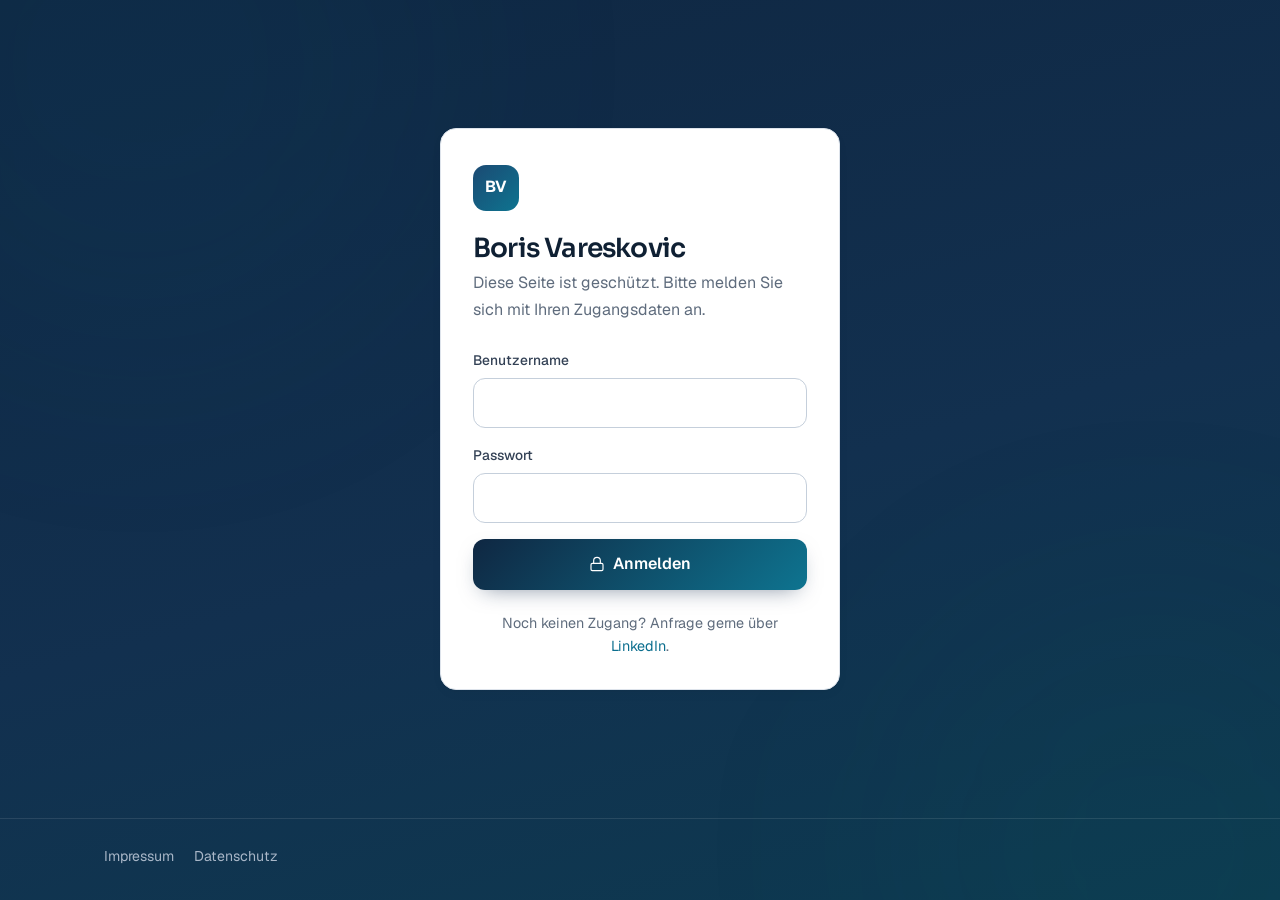
<file: index.html>
<!DOCTYPE html>
<html lang="de">
<head>
<meta charset="UTF-8">
<meta name="viewport" content="width=device-width, initial-scale=1.0">
<meta name="robots" content="noindex, nofollow">
<title>Boris Vareskovic — Anmeldung</title>
<script>try{if(sessionStorage.getItem('bv-access'))document.documentElement.classList.add('gate-auto');}catch(e){}</script>

<link rel="icon" type="image/svg+xml" href="data:image/svg+xml,<svg xmlns='http://www.w3.org/2000/svg' viewBox='0 0 64 64'><defs><linearGradient id='g' x1='0' y1='0' x2='1' y2='1'><stop offset='0' stop-color='%230f2742'/><stop offset='1' stop-color='%230e7490'/></linearGradient></defs><rect width='64' height='64' rx='14' fill='url(%23g)'/><text x='50%25' y='56%25' dominant-baseline='middle' text-anchor='middle' font-family='Arial,sans-serif' font-weight='700' font-size='26' fill='white'>BV</text></svg>">

<link rel="stylesheet" href="CSS/fonts.css">
<link rel="stylesheet" href="CSS/style.css">
</head>
<body>

<div class="backdrop" aria-hidden="true"></div>

<main class="gate">
  <form class="card gate-form" id="bv-login" autocomplete="on">
    <span class="brand-mark">BV</span>
    <h1>Boris Vareskovic</h1>
    <p class="gate-lead">Diese Seite ist geschützt. Bitte melden Sie sich mit Ihren Zugangsdaten an.</p>

    <label class="gate-field">
      <span>Benutzername</span>
      <input name="user" type="text" autocomplete="username" autocapitalize="none" autocorrect="off" spellcheck="false" required>
    </label>
    <label class="gate-field">
      <span>Passwort</span>
      <input name="pass" type="password" autocomplete="current-password" required>
    </label>

    <p class="gate-error" id="bv-error" role="alert" hidden></p>
    <noscript><p class="gate-error">Bitte aktivieren Sie JavaScript, um die Seite zu öffnen.</p></noscript>

    <button class="gate-btn" type="submit"><svg class="i" aria-hidden="true"><use href="icons/sprite.svg#lock"/></svg><span>Anmelden</span></button>

    <p class="gate-hint">Noch keinen Zugang? Anfrage gerne über <a href="https://de.linkedin.com/in/boris-vareskovic-2a3308231" target="_blank" rel="noopener">LinkedIn</a>.</p>
  </form>
</main>

<footer class="site-footer">
  <div class="wrap">
    <p>
      <a href="impressum.html">Impressum</a>
      <a href="datenschutz.html">Datenschutz</a>
    </p>
  </div>
</footer>

<script id="bv-payload" type="application/octet-stream">BhIGowGRuB/f0RsBpPl376nfrYulcJM/8kQehDks94HJzkL91hfNxGlWOVP/TdokSExTCLmRO8GJ7Nvpn3qT7LLIY5Cs06+FqLayPNRdEtxxM688UKYlF9p6rah5/5Kz6WPNPDWooEZ3msDwvNvx5la/[base64]/V0x3KA1zKaUzOlGIcAzmKlp9jf3Z3d7Wsyf1fmyxVkUEndMwlliRaO7dfeoUdrxPMvC0Kw+Gm4JG7pUTHpri2BRahOsCLdatRVNkAdEEXzF79L53hwwDRHnQLL+sizdRtmj4I3QAnesQaEASNf9N/a2Dg29n0D/S2ynThoN/j99a/skM4kGEJF4MJvKUjaVbD3HaIxdSBsK15cyAjIjIGArGYaBhi8/e0YEsC6/HCCmnNXtNZT0XYgkuuWVcpb9a7Az05jTnSfiUcawHBf+fYMT8ysW3SQlYuRHuBeqQgaTEjD2xJTgSJt4icp0Zv0hoVqkQXFudwLIBai6difUYB7uj3KTfin7M3T04T83atYdRxTNGaU0LRkNmBBSPXUCyYBF6/u9necLnHmdJqKBTzPPwGOihWNTtpewk0GT9S+1k9gteKkq09pQ48gYH9YoW42l3GDTzS1cl6HcqBkAgB0lGbd89LIHYK/JqdYCgcPTcKiVw6uVL+5lz3pPy8gxUiW1PG+xtyTNeDip5T/[base64]/kWOUg+VBFQfazV46lMsJai9sn7KfC433zfCS2OCiW551szubLX1fPyEN5h0G5B6/s2MEzWpRrBj4sKw1w2jgYr+Xv05xXgtKmlP7qWfiZWblc0dPv9NaEodUOLCEA4qR2MvvTTPUVzzGXy6bhGQRqluivLDeaZcPlhSo2Rzj3edKkdaBMBEHchBngmob4hHDwpSROmNm8rVf2TuHsdmXrjzOjMKRiL1Ozk2co4ZneB9kl0mBcvum7kfjGf5N1/MVLQqyaNTgjJWtL1ki/IPyIDqpXFjOKa7HR2/boLoqMlAq0ABDlZQLhMyDOLW/1ynjaUt48zdetn3Irnh8wrZ/0TGseBeTLd95okxzASBMH8yUtUDk1Sk2EItuB58wI9Unhf5pmatFunmuw/lAnU8+ZPt+B4UPe1ZeOs06dM8ypkuZSL0O27QE4fjLEosULuFPgFCIU6MJMFvX2uwOdZsRFjOTm4fHhfW545CJ0kZATPVVX2dFfVC9rSRy1iQucJyMAXaAhgIdgkXDWPoCvavD9G7w37mmrHsNak6Vachn1SvG7s9h3m9sE8kEJl/4cSb4TEC9h4sddxy95hop4qsh9RuHzETGPaNikZQFDZOi6gQ0t2po36NPtMXSyERyfOKKMgFMFPDwQemOySKBM8ibSLPZXVXIvaQxRizpOdXEVSIt1/Ha5VbZO3mfI0FBKp15L0LH6Cc/LuKoS3qk8OT/ko4YqiZ8UunrRfyq9Ar7jMNSKUQWoTzJObcplznX25UT5krmK9ct5BvcIupQ7DQfkjuGCUl9+OAEwC6Pv035C5ffa8kjXklos040ez+vdWSYCZdxXMjxE6pxKGPSpLx4uZbpQBsOP9FpdXWlbj4sjS7mypouP/KvggH17z57rab16ed1ps06mYwrLdPajrqqz/AWT+Z0xfySGylHZDd1LbQJWWZNqJeTjIm9ZJBYNtnIS6lW5H4heMvfY3XHVCQp7XMzBlc5FXPzLY6/XZHfi6jnfO9ubkUiTys9lEZCkF6Pmw/[base64]/N7J4Ed+zpKtlffscasOBmPtR1swF3xg3DEkFmmC69qX6ohcQdt1tJJbRowWE089JWJ6YzKLxOdiCf058G48zggLKi/YCDhegTVNwfQGoRDM7gnUwZHVWa7B84/[base64]//lcKjWOs0DxtgDBdcqtJVLDxnJzHWsLyJHce+6oNZGLdTJOwxb/wVIgo7gxs/99CELWVzW3QrEXrM11S3wJbLdaDBEy+hgD/3aPGwkG304GRZPO3Z0twsXu4BrW2lb5ovN4cuN+nQqvNzlFJD7UgnLVt8OYMZ2BvsuAf7vW8y68ud1dPzSxoaDdu+oBGeazxw7ipCOYCb3hBjjiPrIsXAD6c9A27/4fJpjhSTBldZA+Mpd9ztAh4/ab2SxFVDIFxKsvH9u9yB9/Ja05xNvCNHv99wCGMJxjaPGEQMqNyv6Y2Bgf7heAB8YTwvzif/hPJBHwV+KobpY8GKke0smGvDpl9t45eML8dlmFX9yxi+BVpgzLZ5QusNWfiB480hy3gWJjNIwGCg4/LhlOqtmKkgVAvXbmdFcu6iVKj891M+ocGw8/c2AWQ6knP5+BwY9Ao4950pVOhvX4NaPU3FASzJo+ANmUlLKmW1mjyB04nY9um4t4OoP4mJwQnEWKtZnjTNWQ/VnFFIMkl0T3SFQz6Oq7JaZXcY+CrJ3YOKNioXXvJrDaZj/[base64]/jX99+Ap5qTkT56vqWw9NgnIzRUb8ct0I6LrQMYRXXlWpZ0hGTFcJ2kDnN2zJ34gLz8ilICmkYGYUsp2efhq0lvO1uDbEkdp1cHoXmRCnPPo7zGWzskZPgPuvbntCD4nSppe83rCN9ieMe7B8c1TO+gJbUUBbJfto/J3/iEX6BtNcGRoYPuoOzm6nZ1B1Dl60+tEHO5GF1jOP4CvBiXcFIlLYbCtxEKcwDo2Xso3+Tu3XcZbP+qZpsLQSe4BR+vyBFXOMAU2Z1F8H/Vh9zeWAu6jSbJYWwYYqGNpZPJJSE5i3Zgp4NBf3ylHX/[base64]/se5fMwBVKhoeDwzPAUMOXHB95oer4yzuAb2k15FSWAVz8DGWAHLxWTF2AoUVfyud2l9OZpWBmwN/sxC9CKTeu1RFwn5smUilliVkKmR14uYr/kN7JkBjEWa+jyJj9z9ZtipncVho1tvdnxEQ6kcfiqy1ATnJdrHi9/KBtGQQR9CtjvFo1ccVs9oTfNK2VbbHxhXIOnm9wZKyZEOEmOsL9MwrhJN8gX5HysR0cmp+gjg0QXy+21L4xMjGzWJkPW1t9aAaHcEKdO/hMV86gCG8utlRDH+Ny8wP5DINVUrbA3e7s9w3VCfCre1P8Fnc/[base64]/Ro6dU3fG48z7P5Y746EBHpVsg8HIp+yW44NfE9MnZ8NrSDDXzkW5E6CeAFkKzwm8gp+krALQ4Hw4w/[base64]/i1lvFttoni8CcyeAy5fT6qGq76vlkZMVGsBO4MYUeT9q3+Qf+pvc4CHsOW+f5Et/2ytz2bVTKLyHy9X8ICECz+1FudBL80sZo82VTTrSs2ryhq2fmdsYivbHgKIkSP4TJ6qT840q1UgU2Y5/KLWiIGpdEto0t7/jqZVHLf4iJiMu7TCS0TiZyVaBruThLFma/[base64]/5RFFZ7vGCmosT/GvJj5QzhDmzebiAAp2WkmDRJ+3KMmSdFkU44SI8y/E8SCSdoLnb34tFe4q9CnoZ8m43fxRqQOsUfc7yNbp43jTb/QoDjock1VnsbWbiNOXOXZLs59kx4wlaiET+5bczNq0J9a0+IYzcFN78Vznr7MN70ESLoVW43KDnzNQg/9loGdNBleZaOH7GeQe4AU1JrrQXtQCjmdfegAuDf+Hy+Z5kjCHqaKre8+js0hi5pTy3iFvVj0aoF9jP++2Cd1AAG4dlKC2DhQbpVRq1KZoVq7lyDcdR/EvpIewfo2mfqBr/rOVTTLV0/OKFhQAGw9bgDf5PUyR14yOaDzRdXC2WT6KmAurIQ8TIA/Vw+sYYfTzcTc6ZVlEDGcFTg02RfX6OvFVtyrEMeLw8CGFBtFjVuIgJ+bmAMS2Kt/Jbnmtd0dl0oq8M9k33HvsQ+FquQMiJk96XGwu6hP2WerVezoYY7y122ZwExZ7z++l6cvyfB5OlzosciRVCfrMviPVeGg8/PkBjrVtk0ApgFIGuzaAHYz8p9Ajt6pRpbwNfL0lCFDqsT51g5KBYnOib1CIbeVrG7lLP4p7Olcos/4DiwOpsm23YVJdQ0jDDcsQ4acQokOv7zqSSgpXqHsSoJ5E2Tt++ZBnTJdrjEr/pc50WbFQuf2JCa/PSdBObAOhbeSu7JSxoT6tNL7AvRiL4SZd/2s+8miMlatnEQW3/TZIzamVWcx0bczW6ANWx5JJrLFKiqQbK8nBQAo3x/dED50STLdqC2thXfYWvLlq+vDXNtkWDrc5BaShbSHs8wFSGQJZvmkb7RV3osCe0x6dhRiqydApnYlNviVP5S8GOFXdCYA9wXP/JLSYumAGShyyuMQxrkr95Qq9dz91DXFG5u0zlLo8byUhwH4XzEHu3gZNIzyfkPdrMfKNZ5XCw+P+D88CrdqtlHc2ASx0ohtZW1iTA2PT3A37D4rQYllg5oT7uQ40QP04q6+m2DzistQwWtjsgYyUWd4bnR/iyGGBqTrmViEXetBIxxagpkcIO34Sk3NciCFDQo6CDHU8fYXI3fC/5t/lIvMly+AXOiIdBir7/Rs05CP6g7x1UjXJwDEZOt4goS0U45VYBY5pPSHV5pnW1KI6fl6twTm6Jq8RnOZWWi2tcwlw3wei6TLKPpiwsqcgPJ/fXus09jPrEBW0uK7O2RciCz4gyJ41oMVbgTfOLzcrNFu9PkU03B9jjTTxCpT4PJ7L9mOflu3NsNEa8cASTEnB6/e2sbnawvbFu3CosM149u5Hl77S4jh6+I3npFCD8FySdOXSPcqxT3JBVJwWDKI1yrjI8Uc0bOQRta7+0e/JKY9QaCP1LiYOiV2Q6qg5jn9+wMCnGHv+JON0t57ccgpvOFB2Al6t9Lcv+2NLJICeOvUq6t7cQqPzJ3VBmng94H7Mx0nYl/7CKioiS97+IIa8OMZPyawWLyfqzqxONfdhNjx6LkBtVwvgzzXkEl5uboeyHC0+FLVe8tYwV0+R2+LAEh0GNFnlRBvT+GMylCDkz8QSuaK0lY7w9DzSFf0cYHnNBP9O6He2WdFLpMZ321JH7uTmG2wIIbToICXAolcfRwv7JrPLVDZbos1/P4w6voVk6Pc3s1Z+/wuxcxfoRxealJvAreGccqurMxkAUgWPflR9ZPG75/vbIOC90gV8hxOAmMVN6N2IEvHsYoON+VtRb1HekN3YTODMwCFSbu5evSDESTTkgGZMceDIRCwTf+rBS85cZdoV/DaEobDtYzK5Er5uPpoZMdtA/DX+WfMEns7EqT9Mj1ikn+iknoPZFA2wBHFb8c2T7vsyu9yP/[base64]/sunXrTysUzEPcs4xeQNwDKqYDHoLCcq9APWe5p270DPAafGrWWGgNhEb0InhOlm9VY12eJQ4pTuTJ+11r4jJDR4BB97l4it0KbNktx++kMofAOu/r2/nZ9136UMrcLmtjJJjcm60Cx5EknRQFdSuhMw3EMXh4z4jPY+V8Ib0m19J+hj5fchougeSVk//[base64]/6rG5pnVo3iqlSJT4m8JSyran/N1wvinQvT1RW1kZYDXaH5L4fXqcOmGsx3jrJqUUyvMWK/crkS0HG4uCZpD+2XOK2Yv/yx52vTIKDy5jSguODdtPJnsFeqyNBe5QmR2wMFg9nNkvAygyXLVQCJGH8waTqjQuPdJoTlJrezGFCzlJP1M9D5ojn5+8A4XTHfL9E8nE0khDBVa0Fm+gzEJamGXBvxsdDxk+FHRNJhbUng+UXzkiBZ5CT8MUL4M6scAYipvafjJj3EkR9LJhTRm/osqsYE1ozRq4SRFM07AhpB+1caG8f6Ye8wNZF8Av4HKlSqlwsbvJ2aSJxd9W51JhtIzgJzgwn1ekzuIBdrSg1ARBvncSf5QdoXg2O7DelTA86S00ajZgXNiu5w+HOG9mEDH2/OmkB05gmhnQUn8s3dB9xWF0YqSYnrJBLVhTuDUadee79UfIuZRZrSWl/0E+iOH4QouIIBI+HzY3/ZJYRvNwgL0YJHHTuJTVBd45eLP1QzgTh1NxBfW1B1Jut1jRaoAwZIuOlYxekjme99WBtiIXG7vnCJz3OdNBGmI/seygb8jXkJlyC3pCYQrKl1YIxS0ZEzod5l2u7Zv1sCmzcClh5ek4leoy7IHbobldh0XDAWNqLtqonH36IZPsU9PH3GHx1FC2jKEJOFW40l6XwgthVmpex6SNyXn0LfEdV6OLcuM7u7d8AB4Y7F/Py5270ztLRRXWDJlSjF7V99f3D8Cev6xR1CkuQSVaZ1NWjuGQ+HAhn66u6yUHKsDViKEs5iwXnlVbQ0Ypv+//Ic6kBFdQjG39mFoEi42nqkinjh9Y8dvmW6OP0AVcmpRUD1LoVu5cQFVd0EdKqX9DFvBL6JSKj6ReqllO7QmHO6OXTH+bRWPwyViw/xEXgExcDqJpDlEjkzDHM1xOm91tKnide6527elFpCKokIH42hMu3w9des2fdMT3aybt4NuSnkqjzPcO10SPRyh96xnpFAzfA1pPNh4eouNziFMgubfZEtjICAklpIEE7oMajxWUDy4w/WDof7AUkUwx3itsdRE9gTch/nSMLApOTEdwF6yy6mDPBvXm6G2l1jOxrQFAC/mTSySvfcQNEiES37eKi7ExqzfJyP1ae20v/g7nA84HBO/Cf5ogek1YvayN1tlOlSpu9bTqdrAr2bGasApOhuGwKvM310BBN4CAqIQ8S90eiKDllNwc7mhm3VpdQbuHPtyeHlUK0OVaKuNJZOuvg05OEMoy23CjrhYMg/b3mFlROWoyxkdfUjUb2ZUjpk6U7RXwfXbCCODesmTt96UnwKLgIyTu93oaW99eQxMTR2NsQpyhVENLHmKeI0/Bi7Sxud9DxQo+7cgm4KjkdmC+Uol+PvgiwWSXaDLGMTpCSn+Oiqlmdepk+w8+axKcWSemP/Wc95cWlPe6m1rSCCG40chtpZK5vU76VX+0VXsSCIiGtishZgUwwlrgz4FZZSEZkKTbTlwCKXRtwk4zquIfZkpYUc0KZ2Sx5bWv15uqCA7+7JvkPg4jkIOHrMZ34Cu8PpVtQmY6x2r6bIUq/Pgj+ri3WRKAvDDNefVZoLG7pSNmVvCcoXfx8Nh0Bg48hcgN3orQtouMt9URkrOeysdyzdMPjVTGTxKpkHdzYTKJYq2BHjk9FThgl7B2sLLjinW/oOJuFmUVj6v6JarBrDZnEY/4mG4zu0QtZW1il/hMCkNP1AEBu5ld4q2It1ExTNgQcJBEPaRpWQ4hYITFSdaOpM+qhxKRmJjZ8LSImvoA3xxV84A09OlVPvqdUDde3o+fm/kPe341jhRpYdh6gdU0bHfx1NvYkjmkOiSJEgbVF6H8cd1BKpyfF3QppaH+oTr1cNhBIKKftp+3YANDDAC3Vv0zm0BgCYbUhvOXMAcpLCiNKWe5OtDXgF3UuBuO3PaJ8xGeJSKNZNe1+r3N+DoQZT+W3u+O3qg7BpdUH1Jf30NaT3gRiH8pRxvvitOVA+HviuEUs/sBz6dZUl0IFzGgWtzprXj54IcBrnvq69Pd+gFRQBDyMsGHw95hfBUUjb+qOP82IUJfeSI6Jk1BU1Dbkbt2u6uKUV8AcyVpQ5cTF0CqG1Sglz0GuJGPT2VLmetr9g/tPce5WXd5QYklEptHCQKufKhUVKjiM2RIFUr8Icfeq3QL6j4+dShY6vkwLMp7NwoWBgqTDYdSaNbbK2Glcw6mY6Jefx2AWFihoT5R1+QE+/RFtXSw4WqguCWbgIyCSYXWlHB4T0n8v34XdjK8c296GfQo+NEMXVYqgb3xBaPXU1/[base64]/Dc1CuO6gZ64HxF/fdaeMlqNdYTohO8xTQCyPJb7E1MatarYbeyOk2tcMMT0fE1WFb1HEO0RwJUikK3OsZBp0KzmiEtiCuThg4Jv+nAIHO5ibwjVujjcuNxCF/ifGEb6/mVAHemz2gxzks2bQeTLAE43B2wFLFnjrF/Kq5LcTI+U592JHayDwbFb+aSkvYeCOXQVN4UdgkQ9nCSbX6T2SQy39HB2mEH/4s8gRiZmefuilgGt5x/r+Xp0jYOqmNurMEsSmQ8kGK8LM5OxYQNBWadTpfi+k3FardxIH/rc9xycjnfu87BMTjRbWSn/YmfFShsgvuxckVDbZZzjxORB7/2ToK8dOXQuN1i6ghuG5Ngidd891Rs2habOrXVv9k3qupko/JnO2B5Z6RfzlDpVZe/+pxDGjZ0pU+21ZIy+zHf22JtWxuzsx0No4LbEazTGeYRp656BSp3qWHcp/0gAcvDx8WhUylzBrR7BEgnAoNiS7AdPKOntsq46jWY3mihNvDEB1FHgE/gj6cuHXS1/RrsEcGJy71ayo1Xv29dw0OowWgMJCya2xs8fbNwuzSz8MhK0Y4PrFfex+73G+J0Sxe59q5lwGLNJ9qW1mg4Z3hJmZuMLbJeg+YxE23aFNd01YV3fMntLz8A7XJdtlMKFDvKLymaZCXxF63NY3EDwMKu6zaBvZ7B1fqwxnrFT0aKbporyDUJKn1iQSqzrr/G3mu79FiqE1pHIHV9kpLn9PrQUoxv/RcTHeI7SrebSh/WMxXB1xT6J3Vv/SHcBF41U8rcdDQLQuC6yM+SBwkIs3Cm7AbQ52oNMX+xBzKAOMYlmjlSQOizzcvs74P3g+Cf2SfGVumN4nkFVgJ94Q7cu6lbsYhgT/0VcT+iIly0vQuTV01m2qvbzkPaPA/pEh/+UpdW/vmlvYFFVdn76znMPb7sS3l649B9AOms18p85Wen5ItSMc3vbSJg6qn5YMAzaXMgPjnm398SEjaRIKLjPavl+qVM8o/w1bgSoGJwAxNItZPzvM64r+AfJf0vF5zsheGDUqRMiHezCGp4w71kNuj4/cZvXVX3XO7csSgSrldchVFwNOs21WSlabyxK28VQ8FAp7tcBSK0rNHKlE9YlPIEgRHAgC3C0wTak86eXciOOPN0qmvGQnnqOxsoSeIRndQ865/ZIjPuyKYBwh/kBfPi3u4c53LYDT5kLpysrlzFkc5L4HJeAOldrrIk93iyICV/EnODV4xewnHtIn1eud2qyKywe6y6s/3FLJ73l0CT6OPgc510/ay27oH7lkA7L8NzAtD31ZIoOc5ce6HDVsDNTgidJbJkAsC5RGQQQmyRxy+uqIIe61eHygRQ1XgEXuP7dfFefSIzZGLwetlmzZEmQKHXqouhtMPbqy+m/zW5obQbB49kO5Tn+lbAHM1hOU1yyk2LO0N5Xj355fqGazzvoHlAvN3XBjNa7y//3jJzFFiTq93ClXYGR+rjqV4A9fY/tYZHr2RSM0vSgrRp8hzroaT7LejVJ3YO0aN7PP9a+NX5eb4GV+5O6+d0YkpCntsLOO5strGGQEV+vph7u2DDLDijyCTNzDAd3xPmXil8ZQ2KeBkTmvjfmzaX/7OzgUs3ruGZdgscnT1qJumpWV55oVu6JXPRJQ5vXfcofn2WZAnO519cqD8bS7xc8h3IQDyylysbpvuPqxH8uqYk4CpXD40S2685VXr/XQ8Lu/snUKueLPLj6L0QRJ++7NtofLAVYn5a33VvQb9N6lstpSuaOAOK+wE1YrtETz7eqI0jlDR40kKbtNwLVU/2cuvEIT3T0Z4p8444sg+aXxOAp/ju79G7bwTgHhwel4u5++/JMMIdHvzQhtJaN/XczhgCJcq1KWL94jZ7xmwgHmC0PhVBo2DfmNUAJ/86EnWvDEvbCRH8SOvAXh0Lm8m/tNCxx5w3MGvjYQhYvZ59mR3W5hboqwJdg9U8PVqFFPja6TQHvnF7iMQFOIKIPq3ZzIWJ96laKowHoXDWqqssKcnYJfOf5Jew7grYKV4u8WBdzBNaQSD0Xz0t0ysXSdVpspq5oITaz0a0DuQY3XdH3VyoBBwmkHPCt+cc2xxDO6UuaLx2sB0EYWN8DC0sX3s9uAM/WoOrI6PUHIXer8wyQk91Nty/zEHeT+FQt2L+Muqn3PyV0fvFxTyeqmWCZNmxin2AGfU6b7T6YjwapkNS+pIQJ3FYNwtodEOe5AY2wDiM7fyuCXB3/CO5sIISwUIxz/avriPoNWryxICEMcV/UHUTsGpyW0YyUTaLJ7OrmeEprTm8lnX3cPbBV//y3+LPrz/GiH/ucTfrW/dsKRfBdjLwWFgNAw6erEL1FIFXhx/CH2JEq4fcmJjGGDobsxk616EnZsZajXgVgs/tl1oGu4l41Zsg4zNrjAT/pDGuO0Qd6OEwt7u1gakmpZ2/99Opg3hjEp3mKU3fnkBkE/Eg+2pzdaqFSuqjF1oQJTHESU8ob6zvFhaoieYdaekT4bwiVaGV41wb0I17Sh/iONBC1rCa7J22nnR9UttuEclEyqNmcd6Z40RW+HLp+vWCv668eY6sCQaXu6f0nOVKZStmNvGCoZP4abtAT1G26oKddS8/[base64]/[base64]/weduAKxBdPBE23z7CxA9tlt7CzYQ+cxFLN7pLo5tK1zFnM5ekf4O+dL9e2+JcCpWYp3S/Y78PgJ+peYgxZ4GEUy5R7kxeqr/5W1LEfYQdEN3dRxhAwPC0pK7vK66WxXpCXfescLNltj8drv8X2itsFXTYWUspsd218PVciG1rjV03TAIyIlUsoLXBQPrUtFnKgfvoFsMbxs6KdSHUHre9wjBnjqHKc8w1DKpcB0dH6I/j0PeWiT3+AHoPiGAggb5Q4AaKtclh2sYGIMvjeJrZOsSBNaMYVjBPpWByQ+ol3fvwXhgzm9kewGvr3Z9126n53ir2PHwYAfLJpzMKnygOQsnC/d5jSW6uWOAWn0AH+R3FHNssODcBA2MgiI9bWRHVoyXCzvq322dWaZy3D+zEWi6ViNvmYofo81opbutjC8wJWXOwCMxoI8nUYvvNn6RoRFp8D7Id9GwbPTrE4l0TcG05VTc1K5WlwsWB2akr3IPIok5FzY9IR0TPTm8aSdMk4x/YwYBTU60tByxpArZK62B/vrKZujotTfHEB4VLmXiGymDYrfnj3tTzLROreL6t7wOHFrSw0wGianNCzj19ER0xWxP1g45vYvdkm1kYzYj2NCE3GeN3O2s35l1QOzTXTUcPfOnvX+IjG9Vuf7869GEV/ZeXmZRJYLgwI228uRT7K+cCuD4AjBHt1uX3nYMtWMIXc+riFjqd9Cxp+jgC8C42nesIbkbE5jUxRsKKKStxwTgRD+RsnReCJLjkxSKg0exklVwiRsVfl9I16fcKSPYMtkYTfXb33BRyxq/JYgmt2wFQ+b1hW/j7057zcPBAVz3dWxEaBmRih3LBdgp+WovTmvFUtrSgnqFSiqHLE+sFRdoqRBZvqgN3Tfy1y/K/aCJ6RRnT++5nn5o32RI6/RbX9rzbQvZ+ptFJ8Q+wAIhYl95JK6ZKN+kpQDUoJ8on6hqJxPvLeWCGgsVl8e2wTU1D5ceb25vQg1zE49VBa/[base64]/WVkD1+/OggUC1j2Eexhzf5RkAoPDoQieeyunfxYVzSB8BwW60TpYp8IWLMJS4QZ9scIzT2N4M2o6eB/QA7f4RRJrGx2pHDzaLAQDo78kPhmPHnWQ/MQQWR+s+ZfqxyTzo/Y0KUsKPxhU/0mn+SgxQwdHNv9dpGAfkXRpwdS0c6RPK9o+ngVuH60IMS9+3+I7sSId4yTi3+MkgnNybVSUhuDaX42MZWrzAmmwR7V2bBoIblWp8pLKoCU9sc7drI0oRoP8iEM+Z+V0lzpM1ppY0fD8FdjqIGq05gd9KuKXVxPtvHrXKyM5oE7iYoOLiMdMxK8NgiNYc0fK/KOyLcGjT/G6tzmyMCOYmOAO9VX3LSG8mtcGf6HS4eHZb+eUkML1UiUSstOWrmzMibEQIETLDRH5rmKbSTuPWBfyGUdZIJYf7YLC026eGfmPdjoo4tW593jNiLufxp/Gc4CvERFvKksrnmmEOffMHQlWZD+ca43vtvcBKBP6BAKzEYO7bE+lSxX+Gt1GjfRYrQa3q7tZ8IiziHrjHnyGoxzwy3hdJRIZWnF8A5EoYBV5r3AXcfxKAXeBEta8XuvDCHEUKDyTTXpClOaRT1ql/ihhUrVkWma4TnaZvt/j+raq6Ps9m1BupVPqzjBssRVafPm8yn0pYY5DeZpvMVN1kKcdwBat+LXdaU8WsnGAiB9qdzd4xgccCLlywxtn0HxfwCvDN+XOLu4lfXn+PQNmb8Bnve/9mKDU9DpTOUwEF4XeP935NyjMEOh0JsDk+nPKm36PtAytxbrTsklXIHyw95zZhP9nU5TzYBUgUH7IKoHIWBKUmaIJJgivi5jEudnLXGsS/XdrVwRLE3ji7Ah9m5u26Vnsh4V3BAdXuj8Uv9T1F/bFikjsu5ERMetzO0gwrWD8wIQo2SNUy9ZUSu3aGyE3LhAEx+mFtOUtbjBM5EInomQBjF5lAQ4bwTk7iYwQoRoMMNIEOx9OBinVlFEmKC+/TSsce+zwMsXlVlDSkVf+5cQnSMR9fpDOiK32wPzal4izNeOQuUmQ/Su5yp1JsCkXHEv+6zc+O+PDEvwbkkgUgif7xDItUvKtpoYUIJHf4HG0vDzh6ASlQvt8nPwuqAghcOqMTMErSQiJuHjBj24ce532h+HxKvvwEMPIkuLQZ1F30E3UcNBEbyqzHwvpwe4QDIw8PJkIjY/LfEcjXt1NoQGBZbWW9U/uFtJ28tSLX80jDPse2NScdU2e7J7jB6m2Oe1odnwzgb0U60J9y/GyYBHoSgdQ98zGAzCkqeKDnRxFwzZQGchgb7C/UU0FFTQE4wlzAUAUSLxcaVe5563pfczc+6s4hAYaMOSEm2VC2D914qK91IPj+euGR8yaTxINHIK2ow+UKIbK5a3U+h+RzlDxedvvbllZlTX5IUazfX6Nv04E+bqMPKwuzweFjoEyfbdCtUcYiIMQMXsWZ0uox7sgyUzk1ij5po+/QkIofNeoibJetYc1zM3mGtiDdL386BAj6Wgj8E7qQ/tGC6SnMeHDWNs+J3b1B0BA27ZutPLmvoaCe6LrfXg9K4Xca7g3rOkFobPRPfm3stt2ecLcRc7A6eCpkWDrjNe5mAc1SeTO1oX2UYg6bUHQIM/ojHrf5/rn99pb8rCSgcm6sGhI7Z6dEhaaluEdjrtRtzfnqnHiPK2NjIpTwjOBZN/n5MEHcpWnYu3hO/t5PybN4nzZHBSJ4XugGfWZcybFDfvE61WxVKeX8WfWtF+KLZyLB4t27RM1sj542Uxl1rx3+iLRJSGf9qt4md9snwLbtea/NO/nlOl98mynDWJj/yRCgqurHziOq3z36KHFV3Ie6E19KvlWUMrN8fpCP+6JcmpqQc4FBMQDonkU8sOkqeBLp7018I5pg5XY2klxEd1nibT89ev5pCxY/42nR1FT1lFDdNgFrXUoukJaQ+13elowDwhrxzfCFwOmzN7ZzhUOos1jjU4HUA7xIlNdkQ16rgc3wSpFZ20gdpcumRbxg9gbZ3e2Sb7Ywf2VFrGAuFwi5nm+Qr4SWHxMH22ycKibcz/rxtB2w4rDrxz6twYcCzHVGchDwF8ca+zrDNX00Wfy8mSjjd6MWJsE/aRcvi6NbRzD/7XqjDfpSbbWXE8Djuavcr0fNUH6Siw4pynyjBKS1U2iWQ/6j/mBlAKzmShRRv11sAWquamMF/1kWabzdEwAV/IabPMP6dAuwf97AEvsZ1x0+S2z38XZhgqVrkrH5rFZ/pwuLtwP3v49PT29ibTataOfpLtYfvS4VeTJJHWdYNxJ8RM+Yr0Nfh3fAOAFLERtpTrYkni8E2Kz/AsCB6R0IP94N7hmAoQAG4S4Qy07g0zsD+Q3mOQ76MliEo2DF2ONRLui9Idj9KiP2LqC4pKK5Cfz3u7nnLAEhKqo93vj7Lc0YgY9aXcssTcvNRbASJEaSFuNvs8Wb6Kl52u2/+nmACIuTEII2mnUMQ30iPSWFBET/doM9Sfja5NYcFtWBDIXneqrlIwPotpWbisj3eZU8fb/kym05a12ETNKmTqcSZ20BPmdGUyk7hyUtwSneDzqNB5USb1p/sNVWRaUKopqX001+OJRRsPM5phdKaV9UsWepujXGKD13QnwgccRNC+Ljleb/efhyQlymTbLJnf/VDikaM8XTT+wN3WIqjfWsVwlKacbkVGuXrkLP25v/58OsMmVwSfj9WV8CT2+rG32aJJXMcrTkZzpKDlAOPoo/31efZdlKIrw4IizTpIbuLLLGXX9xsSGkzrYV4KQ0ZKbMSzsues90w0cV0wdJJ3AWs8/4/ja8gz6euZkcQDIUE+TgP0mfFV+qWB+6U/BISTLGsfJDVXYn2TXcgfv+TPjZv2EYwiQhui1L+G0869jE1vKuZfJyrYfVMwSuq5dCO0vAT4UxfhytZBpdbnKZs6wYDZfPQjaVq55DcGnIBNgaTHTnaQxGn+H55uFrIRThYu/xqg8S9EQT16tC5PrzVXbMCs8IXVEhex2hdkcSwKP1iaD0XM6Ywq8k+eN4TFJnPlzy7XWx5cwuD6x7iliL1CrJ7MBZBWemWOucfVV8HQu+upj+PJGqnPjFUmtQhjqv3psL7lyXjgTS/XPIMPKjGdPYgUgQm+d8ECx6KgliezKarsPMusQk1m7eZ+hIDBgHDgwLM0a1KFgerYf8atPmQmhxMZzYD+YyJkWu9+M4xzf6Ptia2lMU54gnD/[base64]/N+achgOqg1H/LNntSad1FJxwXW+jnzs9yFQgk64i4ujvupwzsS43juyT/tyZZLZmCbuGpim3QE5de9yPJya2P4ex/ruhP7Ajt/H1pCiIDGLTKIC+xaCjmwA+LaCbBBIrptD0J+vwyulxWV3IgU/SPGRk/a9bAFV/z5elvSJdqwvxBqJuvdc+qs1nqMGbL0GiIy1Y7oZLsNOxXyWIyZYZwHA+UR+OJLgnseE9x/frzPojv94rmQJplfSa5so8vqGJ8gaq2aFK4jIs+cxXn3Du6ByQie8V5/wzJF1fAXwsmoxm37enX4RP+AMMh7C2qD6InD1fw01IOmTuxEBBWVdVJhLypIE8HpGLDmvESYb6db1c1+3xdJABJCLaU23ywwdNY/[base64]/f8NmBxtSYNyXKz/YjEMAtIWc6JZtEEfH6zNN3wdLGCY/qSq1yGkYDNPCRNpBtyqNofplF70cVq/LPPuLBX4L6E2YN1v2+5YUtgoZbN5BIPfJBAIUax3F7sSE/j37C7EgTLZUY0mZHgxfP4Tciy7HnBsoyl69DecuOW6lH56q9Sv13Y5H05zMlgZ+clnArzWslFGo2HZiF3fPybTqmcLm4Dc4/yvbSDPrNupjKISNW1eyPUKFZXiCDAh5m4UzZmG8b5SkrIjdF1zuQPNqH0A8/iKbFPeEJW2KgiFHnwl+lXo1U1r8xvyWUA7B2fym44AIzlya0Ayeorcw5nAsZGBFMhRvpbjjNbTTC7oBaDd9uoJjH9RwzZJHUJ+QgeRxuhkRRig3mUTyzAf4F5f/gD3otr5eQE6U5YkBHybJCgkOmpSswpASxsIGZJY1lvLetVWqzqHm59pLAP6Y5MZnIpX+cmQtgm9SJAdJ+yz/7aE3/5Xri2UHr6YIupsHgOrNCh5QObEcTcpBndphkBotI5F94uSClEVPznxEv25NUJ+YYsEfUoVl91/KakALGlHdGiO8DEOIsj0vWEcJ/3kz9Sweih8f1W04KYrmGpD7/iGgFj0PQkPONPGGzCGIdatgrSxFnOdybMRpXK7JIvaEhDF4vLjyiB9xcT2I+bdFHSmaAsU+bWJ0KoHkuSWzXsnt2rUzppq87vVYH9CYBa7NeTANbHdKMIXON7AwGNuRNkFyBgffsndeF2lXOTgwly8QW1QQ1Soqy83bHq/0Y5dxxaL5UY0WoFUSNqPiYjntkO5s9+Htjxzq9nIhQG6/48QeMIQA/[base64]/v45urlKzfMZlPAWshHO1myx+U4qM7VlN+7R9iVozKWYKgDaPcKREnZ3w6W/xqugaSosVB8i45IC3/jVfrA2XOeymuC7x+mKyp2creuxuly4MbNxEDGQbQahK3A4iwjfBHlcjHcn4+g9rzOo6Wp3yKrZyXYxtQu7kYYAZG8y6oYsb8Hm+IAeVl/YsYj4n30zz6Fr+XEKlv22Eg84VQ8dMrzXswgWTcv4UCqmKc+WcuoX6dOUZ5nkihMJvFFiyqaje9o2AKA6fibNWe+8W6nMmVkVuN+DaIjJXxMFSQLRyZrfiowK12A3WTdNsoTy/gbWvXlxygjB/UhVgQ4akqLgkmRJMqr3YpitQukTaScc8bCvo3D++DgRYwV/2Ez7bqDrn55Cjzf6soyLfv9BLXafhV9vatCLnlBl7q5oDnGBcklnRsiPKOfLCcKsur/ZmQacjCv2yE67m5YDtGTUh8w7dIL9QyYWnVELFe5VcK7/M5rXgNPihhosHygYG34KH26os4lWvObVcMuU9iDUrJ1grkrSeBnE5MNQJV/SupDunLjliMUzWcsT0iFV1XUhnlxvq4lxG5rxpVRi1vGj9Wok/Nnt/FNAiPx7qpd9n3YO9u65kzIxvtPSHzdJIdbKY0t7tswnRTgdzQruimCfcrEvSJUxoJ51FX0Y6E85Gw5rBqKXF8bpJLAtLQrKjKLC2EHGaFKc1bD/lIjWxfI65BA7j+xw0H/[base64]/YyPzZLU3YSSkJj/9Zxw9gJBw63O1YQLGxn3NFOAPCLDwQWCU13kMA/Fcur0elGG0lAcaog6uDhNCEnWsVJkHm3d9n9ymkNS1nuK/GoMThVGddE9af/BmahDTXtwbIPNHsyD51xJwt9ZuvCb8U5gMH4Apg+h/M/[base64]/1s+GEnCA5H1uOkNYy/NVbpgKoqPt5WjCCh4SwvDDlQbMSx5O6ZN8l71Ae8cOa4AeWK/KhGtZ9BBvuiwqGNzpeJeGYNu8JmAidsuuJuYFCwdKQSCe5EHWA5xFDW4JowloaOHgCJ8UGEIGB8DgkeLpa8yQzFlwnVhdhPY/[base64]/TUcdE+aVzQNwVMDmML2qXRzV3dbq7d5L2y8WOVe269cffGyjpWCgRqsTR/Ed+dehaDjMkSWmiRSfVqo/8NRwZ07Duvz9Fgi2JD3ixKeU7uld8unG3KuO6WYV4c9httsHewXy+3gApEDLfEHrPcNlIHV+wpuN0Gr4PUvIRzfEyClXXziL/h+xYubAxh6n+IUiemer6pr4WJK5Hk1ugeVG9XGGZGXu5myosRLQWZ4/zhsv0rtnC7x/MwBNzBjdoHAoRIoGwhGyEY0bSg5o+LMHl93X+5fmuVSrW/IUvOnqjUFmKvo4CxmIxkPVjFhzu+Z5/Eu9WcySaNYwRQo0wsog6TJiOYxUzT8H+zz8rwYoyBrogI/JkYx6tbmFXzu5MoK9lGMrdOtG+ZYvDS3lx11IvxfPKgjC8fEp0HRa3ggj8URuY9AxGL7cBsyvylCLWvvkMYIPyq/wYGz8vstp7/Cor4+VYjyPssjFxjjMSxSMoo6c4do//qgrSh/NDZROOOHW+nVdRnY0Ex7l+BPTaS2gGWWOi06+0SzMnUh3pNO9MgQf83eBiqGKNXmsf2TvZKh2xOrogkP7TCpDJK7bD5wV9PgNNQpDQuezJibyBSOETIsL3syL3Kon2FhHVyJEEG/mvd+RtgDklvddCi0wPz7vaPHGm2VNtsXwdYNEOr/J8v9qA9xR0/UUfgw5KqRF5xlBVNZS+11v+zNeMjR2O7uOpk8nc9Cbrr+LWzeLMS3NwbEDS+FLXsYyE1CfiPSFW4IX+KPz/zi82d3HXMZ9KNpMuI1t/a4FIFh2W28Mn62YGh2X8pcoqusyrVkMJV1N6nA/U9HsDVfB5tJRNTkBDtqn+YTsgQOoinLQBRoR4dtwjrrG9ntb5qTbrzWVKwYSHjOzZ8hLRM3ZRons4q10UEdD6kXV1Zl9PQ3Xddfoa1CCzP1YX6HlNFXNYQaM5UzQ8hHV6BbWcrQkX7lTYpJzwV9VvjFtvZA0agXRkkaaW+BGgwmw/uAPYSMz/vtGSFY7p9O2DE0uEb/[base64]/zNxv3TYY9j4M47g88FCouOczXTzbX2s2ABVbC5eQiJM7qxZmYE0c8G2Zhk1sx3xqME7s9jf/8Ej8QI11gcqGkuUQzizgqhUu/LD/Y4CV1ujHHzMuTOJfdX8VTmiS3bH4xWnVeyla1C0Y0HgCF0xhe/[base64]/Ca4idLRqkzGSGyRICp1+WH++5vhH30PAgJnePVSyMeNJfOHpat+9khDuQkX6XDPNCYHvCR7PobCJiLJDpwhPPjTyH0jBAhgpP2yl26ncF22eMHKG/eXlj30cuabT+QVo4amaq25De/GLTKOoYl4ojtKWZ7XwDzPSqtLQ/FjWaj3I1JO5nBcuSVZs/ufbnnuKJuz2ueC8O0BMi1liM9O2zHDKzcBN1JpbAQEF1u+9H8KC+1XAN690s/T2m0s/1YkbtDBEolOkppA/[base64]/EYMToPRV6HchbnRDQoUtvUka11X7FU1jCrAFu7CuwZx/cCP3ig+6JV1DLgODChoIKQNRBi9sI2B9tGs4aCgJgLWBSiU969ZAHu1zWIsTNQHqBLlaFFrkQGbiL3Hc7Yz5KNxzEmwtU8DTpeoJGzRT7OtUahCTaE7Edl+QZSF++bykw4e79bxy/b1CJfxhQvmQoA51u5HMfoyUdgibwA20Mkl+dW0qbW+i+tAicm9zPTHQXrCingxFWQZRyxaGXTp+eto+LzerzET7n6z1UsCD6ii0zyQpG41Ya8+XfdgWWAVvbUJKMgRPRt+oZMrkpqwL31vAHU/0A5ePY426rU8JLuUwf3jnSOrTLthaC5b5nJGk60ZwgNFUwZQhCmRbH1d8rYBzH3KCuV1Z4Z4y0PQiZT7nKaG52j+kpWLoQEH3v7N1qfiofnQ59PZl3cUniR+h2/[base64]/mREjc2Y8DomkSQMsfiLfnZF2U9htoARnbPhar3WX/QVufqDtpzZKycyliz+pUK4m3hQgnqOWPevw+ZpuWAG2xGuSybMmHnJcXiy/RQu1b9RYgGurnf45Kt4gz6LzHPYbpIaSESyukmGy/YNpIwABziRJfn2ZWmK6OQgrvgnT4Zv4y1rfFPMXeS7VphRRrMPtWlDUPYDRRtxa4Bkq2X3WuGCXxDqjuNQgcS68gKqQ5bo8NeRzFoZuJCo7vijcA3Cl23YktoTNcIfXLNQpOPS+U96R9VCTNtvXe5lN2m4xej6HSsMy+jfLMH3kEYCP/zhHa7dL2M1a1SuLY+mMADyi3L31ikBl/I+GOtdBwHf8a/FCgZXmhYo28tjrqw6/tGZ2jtaMVrb6MZ+SVh58YDK+HexIcAFcPselDuVYz3dJ6340mxX0sGdN+WtfnQ6zOFXarDWJBkY+xVHJPaFGJU0RjaZL8wWXxopp/Ip0uVBgoQzCRjo7xGaQY0A71Ou188CH540Y9y27lDIiRzh2hi5MBP+BQAeRZ78ViWAXsbtiY0IqzLMNRdvz2ARA6XJ5b3w9q83rkn1Y9EtJsGwrM2V56DKCRT/gzgAw/6/XOGxrtk1VSvGnkSVeGsMBs+b6XFB3IIn88PIKyQRAyavz9ARJJYgfr7ykfQ31h98vNoOO7C3pHs3YYV4mDSufgeqaD1Zo5hG7DfjOawaP/GFw8FLxk/R/BMtG5EtG0hbSPcHvZ2ogws76PoleUuGLb9N6Ylsx5CKhs9+LGcPSAvRJ4e1OA1ZLTpzyshCI73FNznx1ES/LOkPZV+jDLWnhDx4EpsQMTSKY5+GlqTUwuiGlGlx5lvFd1R+jBgN++FNpPOdGPdov+FlV0GphuKC46txVi08ANmUKW2RppBUkWgmU6RXPxn/A5ciSIr/eiFml4Lt2Bkx+kmE8jb/FhIfRZlMRHNZJ5H70QtUKfcZHHoGtcK2VCpgk+SQDIuUhKBnr2ep5YX3filJ1nS6ruCo2DZE9EWun7CMuPHhi25K1ivegiwLEULTE7uMDc3rDQO6EFEVG0hk6HNPAPfxpjWL9a2B9VOnQ/0mQBwLPEP/tRC/0eYOC2dBmtBY2fdYVrcsgj6ZWjXTNikJbu83jpUkEydciWy65+1bGdP+zH3JGs00rXl049h2OORfOBzRqXvVV2C+tatGgKrxhes+HxCmUM9VCNo8MXv6cyDVviRjvwQwjk5GfxSIjupJacWcJQkYLteLB8iUjDXUC4x7kmMUyxP3GwLsyrI/soEDnrTDu6cCvNacx9b4SktVWwoEaEugA0xzU6VFzR2sZxzyFJod1PM4AiWg6D9VV3q6BXcpY16ZpZ9oQ/aLttLvERq2vIO8AmrsgaIzBExg5QPv2nbA6XVRu8O9uzdsi/xvBSTqSO8BCDtyw2hITpSi2G6pWhnRE5DXWcYvZDQzXW4vLAnmhfG2s64W1nAHMGb+Sx4tdHl1RezYY8rnL1EhX1TxecafzndOAqVWk0xj0kyR4CKqPHLoW08rHlGLMD9jD6uFqpRnnoqtdKRuo743BFOFI7mWuZaSyQr/Z5y34LcqOlC9Tnt+3KGmhGGROk1lsk/pJSwwuzjSFiyv0I/c8ALBZ9V/sW4znuWN4KxicKhZmIxJDva2t7IoKV0wL6rF0WhHBIp+YET/+CJhs+kejrQKWTeMjFKrvP5TkePemdcPL1d+DSQfg83OQO5w5m2oR06IpqJs8SEMRn4a5fLj6f0vp0CjFReApO+NPROgX0a+QX0wJSF2AXaY0+tB9cS7PMkopu9/M7s1aNYAwtag+CRBUqOWsso4VzJKtuVMJGzU+4y3zq6OAFF67VkCQHLxEpOlK2+GYxz0mDQQQkr7o7Eyrz6xwPiIF8j1PIuUsCMAAEWmuVp6KJP7bQ3YmvTUPTKap437IgH+t9rEnux5lcE09WsTT9YokFKKqgAb/ICdSUvhTj/+yLbWdZDXKBLYblGqQcn0kSR76r5StMQxw8RWLpQv/ThQ1Bu9MKTj2/y69Zi/PIw3FBuVu8YX8BpL/MRsETKoGXxNRru6Twb4y9z+FMP30WE6WYCZ/nqA3zsUZ/0yoWLzYhlR/kRhCAl9Sn8zs7qBgSI2Ej8TnO80bHbw1XAusNCyYfAI8tbfxnlkpOQloFUuoVV9b8PFo3NCzgPt9exTiAGWFh2g1tXmeimcn/36AC9da963yp9NhqqnH4Yyf65IytR6ABJaw87nrf1BDLLKFB5pFDE+UYgZdYW0+0ND2R5W1XPL8peFZTuiHq+cscWop3fwqMv7Qz+vhxhW/JjKW2tYP45V3dXcQp1ipfUdsPfO9GLl0UqZrS3vPCQY2K/9Slmu2WhuE++SciuMg8YDLcH0u2xSgbP1izXsv0qEmCmO5g28BL5RrWKx9j00rJQM4hpI8S/k6gxfRCrEOviaJpGLsEsCFntC4C1SfxrmPvrSMxrKou3x9in+dtahXcZd33euPQAA4eJXGG/x6WfQMb72sc704SwRVFWWzQR9LHGF2f62D/Wx9kpgSXWDztqXiulYJAUV25svRdFvLkCqTc19eljjH86Ml12dMKuwUcivPPLba6Cux0noTW4R58mTnAdXQTXZ7AzZqyOXlu30bjjOw9buZKX1vVLJdSqgQEMpkGVJq0X7o+2B7px3veRTZBNiLVFYNy3h6h08rjpUB2nBmKi3w75qa2CQb2AlkOl3/[base64]/G8dnVD49urkYLJJGpvxQC+9mRfpToW2kn9uhGTTxAhoR/fb75eNF/F2hjXi4gu+3ZVYGJeqDk6uqg9M7C8MVcNk7TXeo3c0HLiwkxfVJuzi+tCgjWz8NR5P8NKUuTS/tvnpzLx5sy7V06LnfFFWxVnEw3/nhVeBFLjmthglNa/j4ltyr3pTMFMFh1xpVqMUYH2//Q9qYW6/OIjzWLY6yqJ7Vi51tGiMq0IzLHqcfmaaVIiw9Su1ym4gQp5hivHPsm3eh/mJptlknSAhOeBxqHvp0bVDHk+3JS1tp31jlCVHv4ZasJ1B9xGhnLTcGzD1w7RjQzatT9ZDLiyyuXtPHMqRFkzCebapq0e8CsIeTWwiq8iUvvc8ArDcTh/0E6hKl1fLw2JU09MRMKXB+4oNd09Vg4fQLYYnxQpWuILtE1QrF+C0tTK56v54h2QsPyex/dMrHB/RiKge4NugaI/WoqucBZo7owjFoRqgeQxtBF9SXu3cEvaey1Q5JCA+uyptgrpgTq/Y4Y0pIH7ihmtyJHiWBPIJcgs0uLBE8E4bknBXEWoF7CZF0GdFEpCZUWnJijrfouLq2ge7fVtZsLGxmVPBYdT8mBmt5pvWrbfFtTl+6O+7KzzCdrxXMucIR5Lxds1uIq4YUoFlCxRSXYuNsQ3ry7Cx6UdwsaHVXr8MQzS6TFx/gXN3HF0EkOURikJOoeW8NIEtXkjYHN1FHDu0O+oB4vt/yuC23WqtIb+xepZJSHZ1S2DTHYeXHZy1bFEs6BXbRyjVgCRl6n42oZxgZEWRiaKr0zO+QguCAcNG4L6KqKZ/[base64]/Z8OVgRmuylC/f2O3ccZXXxo9oMLbTVxWE9olY2Ect9JqVldT2oojkCt4ED8RuejBbofMXeYuYrvWNbUMS4Rpagxp3vq1mA6m/EUEEWdUCx7ueTU2QSY9SYcS3CmpX5rYeyU7qkKLEPu3+jyu5xR+S0IuzqqNT1Kx6GDeig1uuBafCQSuZIzt/7dhPYcrhOgcPJ4A77sbKficjZRazIDE0AdHkf63ZQ2tlLoJDZbWe4sAifM3xQQkxE6X6E98wLHBoJVM1Ok1dG0vUHzkCEFZNfWg0XW3VlIueFjNU1Ae+v4fAdXB/0Il3tphFmxydlNBPcuZX1QTOMravjHBACHLlo2a2NIqryEcnYL0h6EhUr3SemO/ILz3jteP5NqByzOI5yJWpGiwF+OmrOhbZdEAdnM6LqBD5UN84tiTTcUC7xyBM93uUB+hLo96pn9bTybHogeUvfQyQbzhXHTuFK/J9E2GVkX9EltqzkjvZp8L/wMsYxeZ48G37WZmxiJkiFPDI7RYX0wPTmiY9kaogqfJwyGuoOM4fXiL13oH18vfVw779/5aNfkl2322pPDP+O3pDWuADJOQrnFa/hF/Cc7yhMKWPeCQ3R5DwK4UJguJBwIshWAkIKIzByMHGqU9KDStkYJvRTkr0w5AzK0x9tvkmMXxsGpvNFeCnxxUOGK2G1e0s/dImmfdtv2CbKj6JWucX02FJPIJu6mtbbtKdK8tlzpc05MwmEH1abX2YVKgAh5zRXjjxIQMk+qU1SUlXIzkfhVZhYwU+EnVLtTR5I3ZZowsqtgWx9fIABrWS2HZxXpfb1oOdTA0PWhsEo1lNSR8GDfIMJbURAtmfBiE0pjFqV7g6zurGAS+NuTSZ7vtHlM2b/UIJjJ6f+A75iPh6yrteUrDArEZVeIISLCpGhbhGkJQ9OuPCfA9+j85BKI/wHB0Ng8+jPPkY3qqaLoQJBxqtuIwfeskvgh2uwpb3HPGYVtJ+pWv/ksWJK80jBonRRcNryQfV0hYb9a2DuGXEwYGASbsc8marLnWl+mccbUlCvT7VTDGP5BZ2j4gu2RbaX/463V4EcLji9cVijkNZabZo2F5ncxc4GPcgaCLqbMasmgIAeDO3W0nxfFdAUBhSQFxwk514q6auWQw5t2bJPGQoTVGImNf3XWM5OeKv/jQR/sETZTqU6E7CL2EpQUShmwqFzVSzqWI7/Cfl5JrLLRCH0jvVOnPDIjY3TMmPEcp3Y6EJ2uT1fDaH8NtqozQ36dYjFIzPlipAJyz8pHd45/TQTc4Rh0TlsK7nQ7IKrBXf/yc+VQ+s2BwCO6Jx8Oh0O6V5wBVm1MSx1QUkiyNIjbqq8p7FZhCDe+q7IAR3I/pRgzN5IQkbDKFhj3S4sxdWMzMsgYotWh2oOjj7h8sIOKLcqA9lrqKCcflFCAuzUok7cYltOykpr7xa0hKXh7ItlvkYGiuC7PMaSIOQfhvkjxR3zGq2AUPGZRd4NHkximMerIDM7BiuasJNg/hm9YXmVyeUI0BV0q8XFruXXFzeml7Sma/1gy/reJYpb1BAU1k46gkl8R0YBG8U/WgOZmrm7NIkrZQt0iX95dGf3Hltpd3EETWQZtdUcuxMasc+TCVBSUBG19Bmmlwu+zLSU1jlfEY6SXULY1mA+RHPN0t3cd20OR9a4WcKTu0CE8Z1tSvumYn5Z/9aOGb5d10xaBmCE/iKmbu1NPUe2+9oIJFjp/5ZKFTN3CRWP/uSA2jR3c/6XFIp/vzNFRr2Sd9z3E05BZ377rVvTkt6xrzcWVTaiTs4IqHOfDjtuaOZusgWc54nWvcdvDNNq0mjnhu5Jcw+REgHsCYGHDPnrK+xjGvLDTcongl/qa+9GfRTtkLPqLga1Lb6r6+y36fSQsloI92BGJqpmhWwOpDt2XSTrDwXUpfAUu9c2cU3CGReHJTsm4iRD9ArWZq0MwQSD0pMH3/TCcjNoTjby8iMGOQtj0co+PqD9UmNcTadidGpa5GMzjFj6tMTYVB3FqYv94icCgiy/wGEQ+hz1jXmAXW5/2oA1OH2cSycif5oh2weth6miRsTn4GLgvSrOJ+NqUHGnyNg/z+zQFVVJYlfDrjiUkb8mpqqxExH4PS2LDCUCQBiKszS0qF06rkOqc7QmMnW5CFv8MtmCgBCK8NeQxlaYQ0MkccEQ1aPSqSl0NcChjxk3+Q4/CROoUXVXJteMKlSCmmTP0y4NiiHa1Ard8mq8/Og9lL8z+jMhVm8p3ax3W8t2n2cgio8zPnTTYrUxSttssJTzvwxAyKKk1m1BNViYW/Ca9CePeHew8TZhJpixnzYmbi9xuqKqzNpkrfICg+l7cHsgtEBFmI2+kVjVwCjl9S2yGfwSOsNIQSI935fUhq41DQw+5TdlQe3Kf99JSUteQ4rO3GhOxnJLmUpLeZmyow3Jcuf6Jt0DiShV2GXzVTqsEp0/238PRIJwLWMa4Ef3w4AoSTxWia/boINRjSemmVfpUzxRG+/SoXm3iJtgzkHsagKmCXQTgTU3ZhgtaEnv0lIg+5lO7vwRISEW65h2ERfLI4/xiF6uGAxTzZpOgcVqWPJiVn5ShB6WMNydlqEXhH1hJ5j4mGsc0yK/7q+0YtvggiYBDz9RBsynT/CcBgmT0qGI76BFT1q3x1JBCDjXvsSRVGoF0QSFPFzwcJUytCcYk4kzryCrsC3fFFJXqCrbmflrXIQI0vs4CSA5krMLdW3NWXxpHls+H5tfXbnbegjOMR1YmMmEGvMpf53CIkJ+OJ/kl9K0l/rovjiBu0RgnKsalZ2i9WhEO9iFAjjEaOsdKp6dVKu71gvjkGRV9PflkSjuQHeOVfvQdT5ktIxGM7TbV+YH1m3OMIzSIH1OLJ9N+z3YEhzX0ogxo6JzOxs+IfziEd3nzXkMPsVFTdl2tsEO9CPRKXrRjKZOsi6/bizLWJNXlQhcaYTtQ3aoQA33agWt0GvN1Y+qaFcdYgYHzLASKVsE1Gkp7aI1OR1SzD+5gC4UaRUehgkLeCNOtS/tIalBKnshBu1IVPz8Wl7LWHP4Fw8k6F/cEDElOFbbgpde8fgniWAnTYFGLJP0F62OgJWumnKdca1buGpDbfMcoGzlYBgTffjLV2855DTmyxhQAw2CZaNv64k0CI7Rvo3b9VEhrQjqIj2hmmrQzj9luMty5c5AWzx/zaXYxiGqKMyDREVZ33Q7fxoEhJLi83tshqJ8tqv1zrCm0Jv6A7bTnpvvdFow+wKmEeP4CNfTcul2kgiNgipNPPnzh24hnB2+I+sbv/UCZJyMnc4nUvxL0ESpb/yL7ax/7BhCfLdy9iuWtMXm/leCeNr0PfyIN1Az9fAPNp4oFpzwBu8/XaF1BCYgGThOVRDmO1U2ID/pQWFooNPi1u0nxAB44kDfo44gOcmxgeDGn/uST4k+MNZQon9OnF4xqXdFAhHvj0Gk0yZ6aTEs5tPjyDf/[base64]/RtLqzlmimwJNI+pdhhgPWX9P6loNXE0sdYUu4ZfUZPhXBEaWNqgjnQmX1jS1+WUd7fagnOaQK/eNo89OFdhEXPOqpVjxod3TC2AjDa+rVrqg/13310rpYM2EosRF2Poxzt8S7bfZPHl3/[base64]/iQBO14E2mvD/1MLW99OwacHWGYzSxyZSvcl6ErjYDU4CKCSggp0K2579Tv2Y/nY2HJxcIKxuPoIynSG00u3YyRqGxAgn9n7DuEBeRgFA+J7kpUW44a/yfbx9eUlLN06uiLNJp4B3tVxouYCby/[base64]/Xv8KXNV00+w536hnu7tiNe5423KRkeoXfh7CT8jkFvJp1DaVdum4wXsvxUrbxLiw+keHjiMIdnMFhKrJYGhNMB7EQBk3b6wkW4+1+85fFm3DPaWwiw5CuMzTjseF6Lm4CBiW3CLYWW/V0nXFT37OGcbec8/mvnZbUl70zCPBjFISb+2yLPUeEP2dH92vANPGEBkLJeLFbg/E9yoiu5zGsZRjKhMsH76ARnBq+N4TYQPOqscgUvEm70dS7pLLHcAN3zaPQC2kxmo/ba7YbOKCIPujmLACX3q/P+6DYzAiq8LTkw8TWUS7a0YmkTaqcuOiADTgxJyVxrIflTk3v951Va0u2s8apfQfp/OSV3ydG82AW7fwoLWZSDeR6LUNs6CS+LCX77BGuuMmGTeP6rvBW6IEKtY1+CXSOplpbEPQ9RyRg64y45DT/mA4UR3ZZG86BRX0UtlqxyHFYV+06yxo0+eQuVfSaHbmTTQy3Rui3Dr+p8QvK2cBmJDH2RcN2qLlntFfCMUAjlEyRDHY7fMM+nezeOJ1yTzN0DBZG+Wd9bqzHARYVLExvjh7m1s5Zx72tsO6OSxq2R3eMCdxLjyLn3hWGkSdYBxlPWeARZEy9yQ/xf1JpWrYOrH3GsRfMxBXxcMFH8sTzJ7uIw5qzDTrAfiaX3Mp3qRMzGJu7uIdSM+YFa0KV8PzG+pJZsVJbTXKdKUeXGBuu5gLTWwih9N7L5JhZbVJJhXKb1/34gNwGUg78iBIdJFWz/OcsDq6K/9xjvVxy6pHWzK8D/Eft3sU6U3N6kNtcI7ISAT98sO6DYSTJGBrkImMzYIKYByYSqzWhYuBSWdxnmccZt76VCW1oWxx9+QWz6VddcNIWUTH5gQFOFnlXPlODEcT/hZOo4tUMIZyMBIG1BHE/VGofVn7PuYdzm6eEDSUHvebctrLO2jHyTWyy+oXJeUwYq9+Gmx7non3PLOh1l95BoaxJt1YOtbu0YWo4ycTCYizbgQNeTz/AIhwKnCsEcJAlD2B+h9vzIP1oNH6XJuZMYSVVMfFF0EX5rjgsHGcyjO0tkUOI4FfA1ivuaZfZvQ8ogdBlBdEWIo7e0P27Lmx/ChfntIU8p59DyNOhQx0STokGcTrDDVUfEayzzme47sOd21f4z+km1Lpek4T2xluZxuUg04pG0QhbiPUqukABdtkL534GBlHyes6JMkQea26ChDjqcJy7feys8LauHfpbDGmWB8a/xhIc80OuUiW0PILqGz0gIejm3wX7Fg/20c0x+Tw1vhmFX+avpCRryposIu9FkGNkvgkbx2pBQsbZkxhQ6troB7TFlSWyPbJNU2OAzcw0b8XQ5fY+ac6nXD80wjA7Nzh4WtgkJpk8LRCUbEVxHWIXvNN23GDrrxf7OoE/Wwct7P9/enZ7Z1hg2zBblHe5hOPDM/+HrrsV6xvJrvLiCF8L3F+yrvMH5rDrmxefmyN4f4y5KNS+X5fPUUGawcIJvXMMqmyIcO40aAh3krzltJ0O7LLVbg9PyLVr8jnNB7rGkuIVbJkVZfH/krYtP+XmwbsChiXfCDmR1iPRK0xk2KWkNzANLXUULTQ/jR6NqRnx/CNhy1vRE2YsMexcGQpQEFkd40FTJDYtPixGAQeDhLbimIYfSTtAogzEG4J7Vmn8vAo2q7CFnbrT8EMwY1tX5GUeWyX0lhc5ur3/tviQJE207S6XuxfyrpKM3weBv0NQHEBVoQfCVUmR2k73iNAc8FTS9zQpWu4KGSjGNODdGsJtgwCKSFFYH8vTWmC4TvU0uhfkfvtpCZnOU64fc8dXllzNCe35gReKMt9uRWxQfdBUwbWZQxHHFyPRzj6OLEQ0BAZ/e/YsSoD0FCPggEGjvwYTpfIP3r+34Eo9C+ZiAAWVDYtTIbx2icbM9zi4Pfwi3eiJh4rPc3S6tvoqnDbJhyi4m8Ysj4fzmZJ9fgVMXmKATYsTa8z8vqwXUeWxGa+gw/UjEDC4rMn4t6Vl1I40yqwJ7QFQrlHZkdamqml64H9+Q2jWY7wPgG+IKjrh/Xln1C43BYl3M+y3pnOKHHyDOc9jGGa0V0FVmJFSscBg+XUrH1qpZVQ1axKtDXon1LyqHo91/9LP0gSxBwBBJ2+RdvqzSF3lDWrHSWQ5k6kwctSU8yWiWLX37nYjhTuiyp4r4BrW81sFlTN3YhoRTvBuW5K1/+kR4ozy4wXHqv3PToQGYA0H0xueexJ9FLo/56TBtCJXDaX8DD8/U7/oqXElFMJIlxezyMQS66c7JGPUIYFt2O9VGlxQfT0+OVJNb7AxPB6OUP5SM/GvRNNq5Q0OqVSGPHV3gGF+5nxDySYMC8xC96yU7+Ww8prZbzEfkBlXWIukBnVJzAnH23gvPHGp/FzMUFvXy7BXfL3GpBf3NIQDfes4P0VoXyhQNOCcdLb6U6Bsiil5Bq7PzkRLInfT5+gMfOK7aZvI2apjSzzlr4bZaXl3L76BXwuxBssMhJxIlpPHmcnORGErQ9o4m3vJFoAEI/54vWUDSroOaZxqlL/ns56yiBNCq+LNbEVjXVn1daLEbVfARiDGEsReUWLgPAP7HYr0SBQVBEAJcakwbeX5hVWFsidsxnzoWebXOpts/Q4UqMxIpmYJMUgpn7NfoABh9WyQlpo4sUyFfgURUzoCvP5fXHunRa1lQrAfLVkrkaSYbVCzK8NKgt9symFjWNY+RyQiS2t/abn1ZYrm9RGZ9nsxhISNnWrHGN1LCHubKrHAmzjZCzUAf/LpYC47UQ/6BtC3TE3oDCTOoUlNA9VR5TA+XvaKojE31LynVbLyVzH6SBf/C5VhSlxx7CvW5vBDcx+sGIiEPkaxp+/2v5UCBoxewmqkpAaC4f2cNVMHa8ws9EiWBM9TZh2BMqTAMrYx6nEXflK9+zV1vAnIfc1jTNauKbpwG1CAFuobxe0nqxW2n9YVqyR9e0xYuVHVJq2jT6dk5vNSJ9hjbSnbcn4ztlYH0zigbnZEGSkixI68RXoXd9+PhmLXfA39CGw6Ed2k36zWIeTVE6JgLE/Dh3qJLCTGkKqukh/3c4+BTaqViaWKQsyWwA/xSD4OtRlaJvBRuXkwrvL+sZcHdD5fA8Vu5cbo88StKF6PNGLuw1PUUQU7Fmsx8E519a6QpKQZVgYGqWL6MgwvAUvVqFtugfC4e8Tx7x4A0Ep4HDWf/qemVA51xGQMVClIbIfC1HuWPjobAirvozaN31ft2lOqVXSwbNETThAJec0qg3ku3X7doV+1XOw3vRIdqyRHidWJVeWNLGthAcsqYD4q5bM207FVTDo/Y6Px1xKFQa4KD4G3Kqu6WGS3O12XNcAk4/JPoQGHJVlN8EPIL1qnaLa0O5OlyTxNKfIGPeUld+D3LZVXBOLMvGBitqxGnnXsXmFnCR6sjqNSArSvYli11uYakdd9FGqs//0Sn+y/7Ma0OZjWd8gvUfQE0/[base64]/TUYHea2HkDG5FjDl2TE7C1a73vDfM4Ziu693lBN2IsNBk0NZPRu9EwbvVBOzcT6B9mrozxJtd0Hkk6PE62hBWmn4Hyj88BEH2eiLyVL6ueE6CGkKFA001Zm0698rrcYzfVkWSlpSYDKEAYZe+tA3ZbyePzZPrEPlnTeDOzw19mmICbYAgks8FiJ/E2J1qpjiQDs+04pGuBqeGS6rFG2RMoUBBvtWySLK2fu1G8kciyjPXKy6XhxnMt9qnhoOSbFMcPl4KPHjLjSQvTlzkOQm4fGGflmNVv2oLXPd08qL/soP6VxiU2+dBdguuLt1oerAt0jd/n5Qb/oFCxgfylSX4HJuvzEfBzgtjPIzr9MOTD7FUYSpQdPzWqS9XRys1gONGbyHYTkz1bE+V2BW/PXEqPKBLve4gYMeDrzXyeSD8/+NMubyMc09rWD0+kMu2Zvpro5LGIasgvf29PP8jMLgDDkkyfujb0lT7whl3Z64wsVEwn7sbTy+Wa8DH0i2AtwGiZ8SM7bU6qExOkajwji2dUYAJhnot8hYE263lFm+GAjK46an8OSjkfUdbJLX21WG4awk7YS9YUKCXxE7P3WO5DGB/tj8B7YPVUtvQcjVHM8pBP0mKwTdTO8xetqOM71dmnC09Xdx7GODdsidu2T2IPNcazUao3wy5I1rJdgw0KmEIX0/2XisVl6d8+7QkD3rvaadfzm49EqwY1eqIONv/TSfQovcshzLAOGCTo5XSj9oDdZsnjvNLlRtNQ5Y37juqIbnRQ2pfpBC8fqtk+V4/a4LFcJ4jsgZmhDlFiP+bdUMuHFqbYnSubas+vy0G0ClUmpO1aQ9mMZrUCJiDafA+FUZ5lnjP6XDJkf29H/TrRxvOVejxN3RkfbJWpQvPgKZWAnUusGQ8WoBfG750VM1OxaJxC2q4ffwOK9B5tlHUAro6F8aPw02XtcXUFMH+6M1Pk2T5b2UGXCXZzyx4HRuk/sh054b6GB7xl60mgA3+4tiqBjKDH5V8UY07ZsGtdJKKp7gsSgdQjGGIJhgAelmABfXSaLC5iaWz/Ce0dEmPlaQpy1KfdE4Cvlbdx/[base64]/sHtLc19yPUOj3ZtdC6IjN0e5HwUZZOuyqxyqnAM3oMkfzSbq4jhJ41XDdV3Al/MDI7MfV7ZOzR3nSSgZxUYxN8WiVIK2M8EIpHh2jJc1BdJO8NVNEy500pEtcRUWXw53t884uBEZ2BrNkibv6b7z7FjQosiXI1tLe9898OKkCO7A7bWaTIfdicf2xMNE3sxvF2+jc7Bgh1dlLYvbK2fqObo37CJ8j6iYTiz5sLs2tCMNgP/6VG0mwVEq7Mqm5TpHQjl7Ow4MuRPvrD0VcI4zPjUwHdCYtRC3fg36L5S2W86Zc9mZkpJjMFpovZGsNPTapCVeHdxKIcreO0X4z2jhSfFePpTx8WJa4gri13Y3xSJeA43iWKs+mzFBiQlryX51NtxGhQNcGi+xDZ5yAVkPyARPQ==</script>
<script src="js/gate.js"></script>

</body>
</html>
</file>
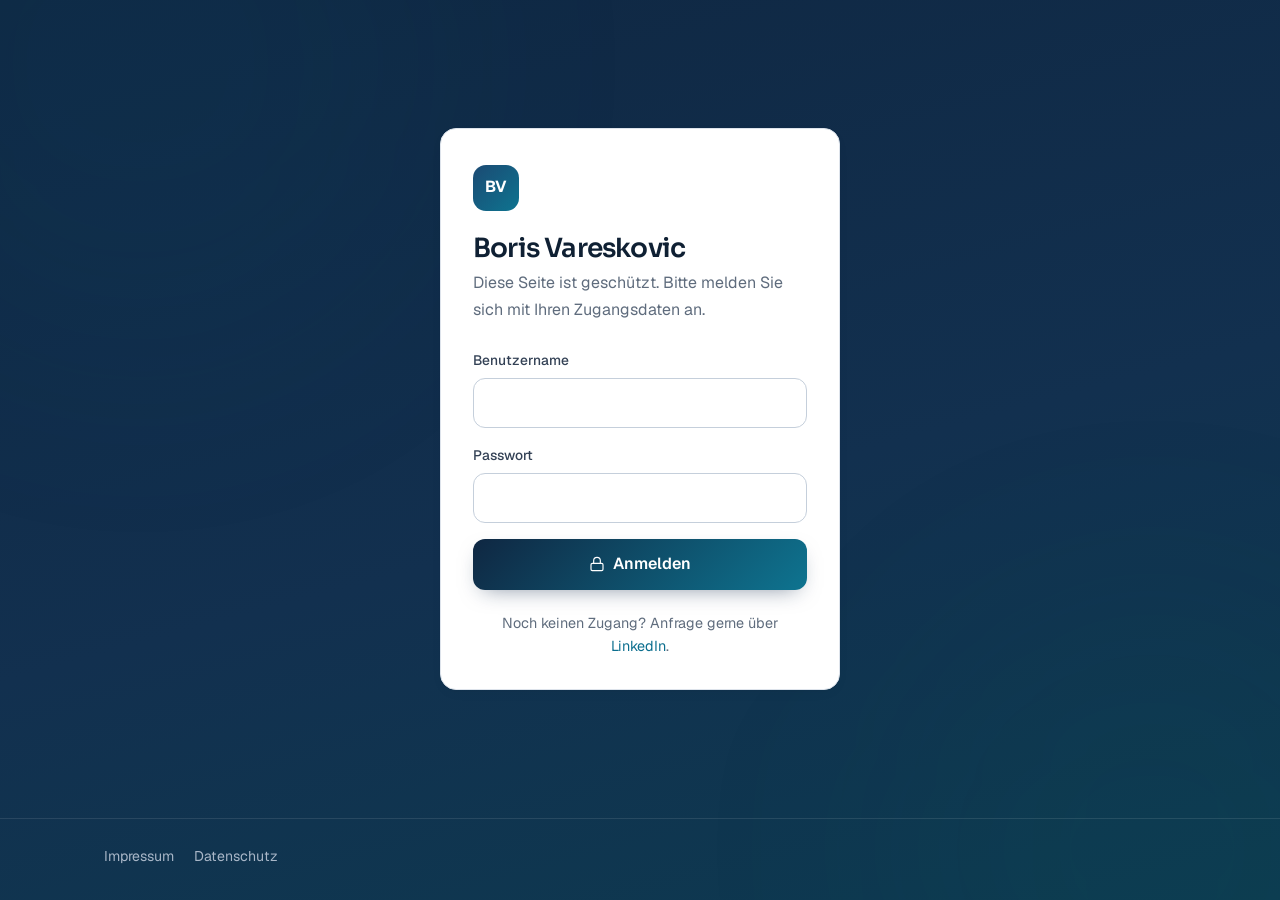
<file: beschreibung.html>
<!DOCTYPE html>
<html lang="de">
<head>
<meta charset="UTF-8">
<meta name="viewport" content="width=device-width, initial-scale=1.0">
<meta name="robots" content="noindex, nofollow">
<title>Boris Vareskovic — Anmeldung</title>
<script>try{if(sessionStorage.getItem('bv-access'))document.documentElement.classList.add('gate-auto');}catch(e){}</script>

<link rel="icon" type="image/svg+xml" href="data:image/svg+xml,<svg xmlns='http://www.w3.org/2000/svg' viewBox='0 0 64 64'><defs><linearGradient id='g' x1='0' y1='0' x2='1' y2='1'><stop offset='0' stop-color='%230f2742'/><stop offset='1' stop-color='%230e7490'/></linearGradient></defs><rect width='64' height='64' rx='14' fill='url(%23g)'/><text x='50%25' y='56%25' dominant-baseline='middle' text-anchor='middle' font-family='Arial,sans-serif' font-weight='700' font-size='26' fill='white'>BV</text></svg>">

<link rel="stylesheet" href="CSS/fonts.css">
<link rel="stylesheet" href="CSS/style.css">
</head>
<body>

<div class="backdrop" aria-hidden="true"></div>

<main class="gate">
  <form class="card gate-form" id="bv-login" autocomplete="on">
    <span class="brand-mark">BV</span>
    <h1>Boris Vareskovic</h1>
    <p class="gate-lead">Diese Seite ist geschützt. Bitte melden Sie sich mit Ihren Zugangsdaten an.</p>

    <label class="gate-field">
      <span>Benutzername</span>
      <input name="user" type="text" autocomplete="username" autocapitalize="none" autocorrect="off" spellcheck="false" required>
    </label>
    <label class="gate-field">
      <span>Passwort</span>
      <input name="pass" type="password" autocomplete="current-password" required>
    </label>

    <p class="gate-error" id="bv-error" role="alert" hidden></p>
    <noscript><p class="gate-error">Bitte aktivieren Sie JavaScript, um die Seite zu öffnen.</p></noscript>

    <button class="gate-btn" type="submit"><svg class="i" aria-hidden="true"><use href="icons/sprite.svg#lock"/></svg><span>Anmelden</span></button>

    <p class="gate-hint">Noch keinen Zugang? Anfrage gerne über <a href="https://de.linkedin.com/in/boris-vareskovic-2a3308231" target="_blank" rel="noopener">LinkedIn</a>.</p>
  </form>
</main>

<footer class="site-footer">
  <div class="wrap">
    <p>
      <a href="impressum.html">Impressum</a>
      <a href="datenschutz.html">Datenschutz</a>
    </p>
  </div>
</footer>

<script id="bv-payload" type="application/octet-stream">Hv3pE8+2xfsOD8o/2sQwflj6aeAbp0RTBKTyv778EFmZhjf7P1pPPbbtdL/kw5pCjBjG7fkwJstw+am+WKhQIatiwumF5lN/vQZoMvVBPGNgHs8qcmsfuWgtb+Q/8S4A8QLG/mfnSLO9nHXafda7epf3TTcNsXNDVDw5eXg2f5sMlNvzzOMJaMosSDHIImsv4H+4WOfH1nkodxf+DmQf/OeJ9uSjP0D+kSOdwApLn4ZViKRLsUS46Y2PKiRkBuuLJ/bzVsoDVrvJLWtSljg0ObI09/3U+8NdsireLbkst1FPBvh5nVYC11MttU/fuMFRKNpeFUTQ2YayTgJSN/QzoemBJ+zXbDG1DNK+D4X1wI3tUz7S3g0cACzCAIEQD7OqMXhOIu2UR1bv0lcC1qLCgie+P0vGtY3EnV0v44m9IUbmfd3B3PO/oW4lXWIlipUjD3YxXcs9pR4tqJ0ZAPP9ZEhz7XdtDfnZm+3t8BPhQpi90cpzIM3QZXVOr/Atp6+DdcttyAScrw2GUzcylCKkszFEcJvtw8aEgDund5vSSVG/2Oa/aWsDnVCbNd0U2QAtBrlNXx3mT5wefOgKhXzICjG7vBEf9Oz3CAdFYwZb/yzb1ElQcDwvPmN/8N0nz31j598FYurfUY6ag+D/9i6cEkE2b04o+27arzOgAz3jvEXEbfRXgN7ZA19w4NSVRsGSnrN+vqQkhgSQhTYvrfUrdv6U89VEMFyG0/lN7bpSJL8OtuMPMpoZvTNC/[base64]/[base64]/[base64]/Kv7FWQi9pDVjGzUv0P7UfUs0SURHtlu0CRRpWZMMikEtJ0HjljF92gJkF0vRfsUnSKw7a5uuQd357ZcX1TWrl5WYAQ3QZpL5Lfts5GS5ib2l1BqgD6MDoJdlKwKWdGO18Yn2JobZnr3zCwm6jEmI8aTEPyaiIVX7ch8/W+mPIVYUwXijSnus1uOfVTYus1RPK85t+jljWy79nNmQUMkNyeLYB/ZAvl3XJ7U+FoRABX5NacAO3I+q58gG59TGpf7Vtjs4AwHme2y7nUFQJCOsPtk0EkypuzVQgXcWY049s3M0COaNPz2Mzu1Ra/7Ikhic7+ccIbuVmvvrAojiOk6G3tkq5+9hbv8Oba4FNR0mT/APa7iDp9YIfmC53ptRIJBLvwtO/5xzlKtE3pe3b2023JOT0/aCiV1/[base64]/jTn1LYlUlz8kwpGC1TX0ORgd5Brdy0Z0NiEueFt/mu/EwPyE38cTdDL3+eIFrY0UeWBrZsfCbAGI2NOKo98XHjwP50hm4ps/+EBypzfdwUX9uPdOErKFaGkjXdLzO6qPQFVVPHEZ+CzgwCnqMq8bFbLheEgGnnUuyzmxa9yNb6skEtDLirpOOEWBNd1xBIfqeoFqkoki7O+YURWCVolfhfJxItxqoPDzsrxo2JYcGtNQkqpHjcLAX4ft3/fevcm420vcaZ0dqdteBqxQZpywyDsYP0EL9aowlhZHSERLMpgzUlCvtotduOdPl6BXQBiI4UdINQBvlDXm5d9jJmezg+o8mW4a9zEttGN1v0BJITODSgG2HzLl/xkIxZk0D3DQTFAGu8OvMdfGyb3tSJhVKXNicbEJgbTG/yyiz8KotO60TRW9l026xy46CKKksdxpvYcmCse4xl2valZkSNvDbT+0QF3jBbzd+qPq/IW5uimQ34QilGt6fkIxVjV1BcupzzbPcBDfcHEmz+GNghOKNVS63tDhOLM+oSMbFpSOwb1o+D2KreX0BmAlgSkNpL5P8B/PSUCl/J6NTP1NcmkWHznj/4HEMAEN5WUFSXmwyovr5xQvGzWFWV8fhHimdJ+EAGWF2gjtpkM/2kc6EnL5LQJKOysQDhSPh/QUnben53m36IYUD0Lhy9eYkfel+37X5gXOnNoZ4a757ZnJ5jhXIc7TA4Nx4vEcdBiYIl1ZSzKMDLcS+G3QqzmZxDAKaTulPAG4mY4PO01sRC8pH5q1ZjWzyL2XG1MO3cwwKZqn+RYkgQGukDJTqZO2mrDc4h8+fx00Gn8135hUGQX3S5tOWGgE9C/B1Kmhimvw/aapQaAsijBRZrtHTqaaIK2AGdZaoCFwOPrOu1kOlrIMzcqw8b46lk93veY79Fy54LyLOH8wjuqTPbvQw4OZ+oDIhVMgciGcxe+G7vOjAiMUN8a12RXqg0/mlIQm8R++Ar2JzSWa99OSqqdZ20bfXh3D3zsO73pwpml2PJ5sx3eoHt6yXYpYJIsz8pNXALRshNNs3soQjYNlgV+q63tw1RLorf+yl5wSdKGAcLy6YeHqzwgOcQLhsak5tLQh3Kl4JHit9rAs3WbOWQ8dYvaRVizwJ86skfT3UwV6LyF4ly/[base64]/xSZ9YI7KpGmGayWfmorRiXi2XYPOK44XIZxLvq73u49XZOFvCbA8hQ2nN6MgcN/GXN8m5hElViGIBYfIABc71sIkmRO8/qRJdWAYw0CEcHjD5GEeoo1pKnCGtqwoYhUwXRrRuixfx9KpDfYF0kDi21RL/IGEHTTI48dgFGFKqBh+uBUTsDKuujvznPown5GJonjj/rQc/OTq24uBDQjq6WRfQ7X9uf0ze0EFNnhpn+TdKwAHxoQpXs1eET3Gxu0CG0JUeFQjIxp6QhpV7spZERflP7HFWwsTbr6PennZX+izIsKWiNFvR/upSWz3s+n03WV00FA4ct+WWzBGTvBiIRuuLAxeecI7AAQsabW8KcAWmTr966Po7fxZeBKI0p51Zi7Kl5O0v/WdCD+ZzRJueONzZTC/fRL9+nWhuuzpjaIj56KyUMWYE07ALoWqLiS0tSabtTKRlPT7sEvPHVtR/kh2Cb3H2StT9LfPKC0P2dm9KxncqlZ5YC6Dn4IfiNTLmdGpzoowSeXGtY5a5Ag3W3Dj0K+bTfz1RbVz+yfVZCXTtt0mrFraosbqvAo9sxNLeexv2C39OyFcj3XyxCLvLjDVbytPsr/ohthXwNrG5ZT0UuxnrWfj/2uL3DImbJBHGKEluxCRiIiB5XM0lpkX3L4gnbPzqNrUpVOFLifIwR0PhqTjsfBG39Mx+s7w86Km3TRkWtZbS2uW5ApUFrB/Kfo5zCQZgk3EJCOyJIXzAvB2tAUqZoxj2fVmJMuT6D3oW8RU8HoHcmTI1MYPjnUNyHi0dUfMdIR4i+FjE4SHLNTUiCjR9ks7VFTS/Olpy/gVxNTo/2/0je6xkNRri0e3BXT5Jg1aApJToyAjTgY57FlQb9wbJHV5xyaK8xoieCGqgVRwLgBQWkniLO0PLfGZfizLLD8Elz6aRjsCWS7kARUnZyH0qlKChCVmaxTRq8YWg+lhwUOubFSieq9QCMKqFCfjqZ8F6WTbYAgvlUYJXAKQIz6I4/JOYA2AmIiUkL2sqll5iVtkAgHIiV5XBeHxg/EfDs0S3dXxftZsfENrJENpUFE2H3xFRevuXRLHUzmBiALaXqqs3Aqo5MEaQC+OZwcxTLagRxsOk682YwkDQw7R0mr0AUSW30w6KwRMZWX09pl7Rkq4vshe20wE4rTnzVbUOXk/7r9rI3cp591urFumkv3ADAuFe/yht9G+1ogKFWc9Vk/Rt3uatYnwspqbGRI89l9tvxBx/jJO2u2B2GGbihtXfXpZbHF1SI9uPsxnhoxSe+syqYPSXHb0iXhDd49aiazoITjJeCzNmtzknmDzErNf/[base64]/GnYQo/5uZ+y7PLFIIzacUsYcyOLpXKsUPSyKpvPTUiy830sUennWfM4f27gXi6OrPYDhzyVY5pwENwFKa/I3kPo9T33jC50p8M1Vsqp/qrfCIKO/[base64]/LWJDlvEWO5R2H2qou9DI6VEie5FjsP0n2WeJkwAHr23PkEZqgJyczz/sr2vNb4TiOii2i1zbm/pDJDH5fVMkcRodoWQOctnzKa7dQx2rvNYk2uaSra91vfBRogHJQHSWtMO6X9BwJr63A+LVYgrG2b6XOBuswR9QB6C3EKa6HFcvIVn/oHi/5v7q+Zw3ldzCHIbqSkNe0R7T8hr+6a1QSLsaxsr8LTcMFn23J+2DDrUA3dAEB174A1MCzYYycHDMd33DTsK1pcHqZBdiGHWTTRZLPJd/64nHX9UcPQFTHKY304qee2pj+ZUNiF3TzVhXaijig2MWGbxlti0Tq5OxXVLjYWhYbwcxYPjNO4xpyV40QZRxeBQGk2JJ1/+aHk1s2ozZNbzftVtAMPrr3NW71d/vddXZ61HPihoWrfnvVc4dFc2lDdrHwozQa9xrkXNXR2O+UJvOQ6RY1POXBZmpLTYL7b2pTsCGHS4eW5+bsSjvBN5OoiJMmL6AmAVyzw1QWi3mRtPbzAgUbhpiQMs9FVOqWikDkbqT1ktRpndfxHqvK/aA84XBNqaCIuf7+0Px9cOUKpXlKwf5y3apkKasNPu7P2Du0OvkLI6T54Wv2zXE2QO32bASSNHKFI6rsQtr2YhmlPdJwv8Fmdqwl0yoY+4HjtpryexislqWbJQA/5rWfEJnIHJ+vDvfYFEQXLCWb9krI4JZXOV06cyqlcJIfSRQeG2jdIiZ/oTs77WubZZzuOFOTz2E77tXek6bSwRBJKTTnq/XOtz7dwGMQ/xL126HCVSvimj4JPRduAjTcxcxG87N1wUDBA9i9JPI4YcdsXITSVCzCVDDzEFgGmvlEe6pwnLeQVb3ZhnWFoZl63aqVthvVVUNx7QLV8tbFoq/sY54AOamK7UpG6dLLyUrKf5y4N+HrjXGTIlF4qZu9JsfRVJloD5xF6dGlTVASovJkW6pyKLk2datUBtB06PYpYlEpBAHfrcaQoRkBxv0a1cfsVs/ZNj597hOn03JYjDK6c3nKD6LA/dT2yhR4XXc8H9TUkdXWjEYlu6X5h+hPWz2z/qqyml3otgoZB44k2i2oQHpEYUdzmWIH5YpYakk0SuIKyGD5Cj3lRJuihVJdKebEKeH1O4/[base64]/o5qZNslrh0xtu9QYLWidIdao3CvCOI356zfkIFnKNGSlSImd7i6rJNTyu6oYMMZzcDvzNQTtVRZPo6Nkm1VduH4UTpiYm2GD84K9OWvNuTW9gGg3wn9YJklnSLjmN/jf3upcRdmwANsvuaLV+hlEPnYHf/pesjWEDi8EajBMnFD6l+p4vjvbSoynf4sm7TvZ5ZUI9eSvASfqhioMbkkjRsvhK/eE01HQFf7XtpFajb/ICdGkcecgfm1khvUhSp48Z6jNvKay4BileTEI/BUUOOPkvdm5LZou4pXM//PwO85VaeC9dJwf+5PNvSafL/LF827xTSgBNN677mcbfYoLzyTj2Ynoun1awMzdXz48gLn1hPWHGnoWOKTKX3FurGrEwC+B5n5DD8BoiCdjFcLgeRh0CMJtX5psrtDJtaSgKVj/cioh9Sd3B5tPnUKoMYRMQhzGSXFFgBa/+A/XVffdyI3+u4fl/qfeosiWEIycRNvjodI2ImNINS/f3LrD2hROaE/a17gcvgV0w0KQd7ad9d+mJbpFtXisM7bsmlA2IHSEiA253prpDng7GyE6Z15+kJ0AhxsJjYBNOMoGLnDDbrf/Rzh5Zb8TyJlmXrANy4dRjuIJEJwdIaNrC0bOYMsPRmsn+GQ0+eZkLOY1b5MvUuLk7moPTSHnDPL7dDXmhlF6WLpkrimNlfjvpVv/Soec7+IwiYLqRA23+1UUDQunWdjWb+cHmTWSLvntOzibDKp69ZUm7lM03riGYtp9AarXXfLlJnF/LwqYNHQ5wnes/LAjkgt7KkpPzNRwcHEf+lHxx0BiYsyHx1FkmuBhg8nvEK/FWE5g8llVMfV2IDRvU4wCrbfBMW3dyC1H9WyNwZfKrPcMUEH+QbM/+k6+zA9AZUpeEayHz5ZcR1aX9pnQ6qv4XsNiNh4EmGB85TvvZhnEbb7w5Pe9B3Z+AkGTiQWbrmCRFFKy36OAmtDazYxpGcPxCSS1zQos8m15GHil+pKP8V6VMjTKMkIhn4aExqCEcx7Q5F+6WcWxzLbT/EQNalAyqT0ogI+i0MtK3SRnq6cNAtzx/j6uBe/iVwYruDT4wE1wmqKNVly6RiR61+yrNp2KLioiWbZbYYyBBx5eKcEx6wSApG8WWo+XlPAvMv97ECaJ8XcS+oetWBJ4vt8jQM4DsbISiTUoNfxSh8h0qCRdb9V3XPfj2h0FHtHfncT+UvJFX+ByXYX/pNyIe7n5K1ZAJdbzQ8nleuV0YFfKimtP7JWdaxrkm1JScBQANfNgMtbURl8NHLzE7QQUsq63P42WnZp6qGo1dlkKsdWcmK1FPQLQ4UTUtYvT8Vb/H7yGC9zVfBWFs6OqGTZwz7nHto/[base64]/4hYY79gd9JFfj3SjTkmsHO+zaGkxGkSuxSdfYpGr3QXB57pA6RlSYIfrqjsKhj8yxx0WEA54MmlR1clPaqbOWjEOYvUMxnBI1Mg6NCG+K9GxxrGGn8IY/X0yi5wxQev25HgogFgGmElTQy/uJiu2JsSjA9lbihyyiRy0CqQNivPnSWjVVFveE/47oRZT2/1rqDGqS5Yw2qd592uEJBDDLt9ZzHCE9e0pKlr13+sFCVsZq7xIQvpdnSmTK2mePxBgOrvRXI4AWTk/RkCnov3rlASP92xo70GcC17YzCLjDIZdn6qdsulciNb/2ndj1o9mu182IL99303L8rCOUuJ4MsLZFlxWy+K/Au9qxL+7TaFUsMtthWM2PVCKKtr/[base64]/57vvwwhxsjGpBwsxCXKwjNf0hzNxXRZR6LZdHiwAVa3sBXPSLWTnQNlruI5iDtV4lY/iw4Zxzchz+AweY5YAWoYrE/JkU04ndVqGBGoTP6vRI0Gh08Bxe5fdDIctNrcxiuFjY4iiQX7/nxUTTJMdFI4qaISOvVnwleBGHtKrodVKLu8Awh9ONrpzyHJTgEb8CdDEP/ALYSYlaauoot63LIV1jR5LLoZbKGQxFFNBJFIFZqqAoYdA8USNU9UCHyZ+/EeKxTqYM4OU/E2Ps18LKxZ3arqCvP086ujMlEj7JxDfxRWDHsrd+Gg2gLQiVTn3u5UPZEOk5gldCvRhEZfjRCPLnP45aKz9MOVcoYWPhJo</script>
<script src="js/gate.js"></script>

</body>
</html>
</file>
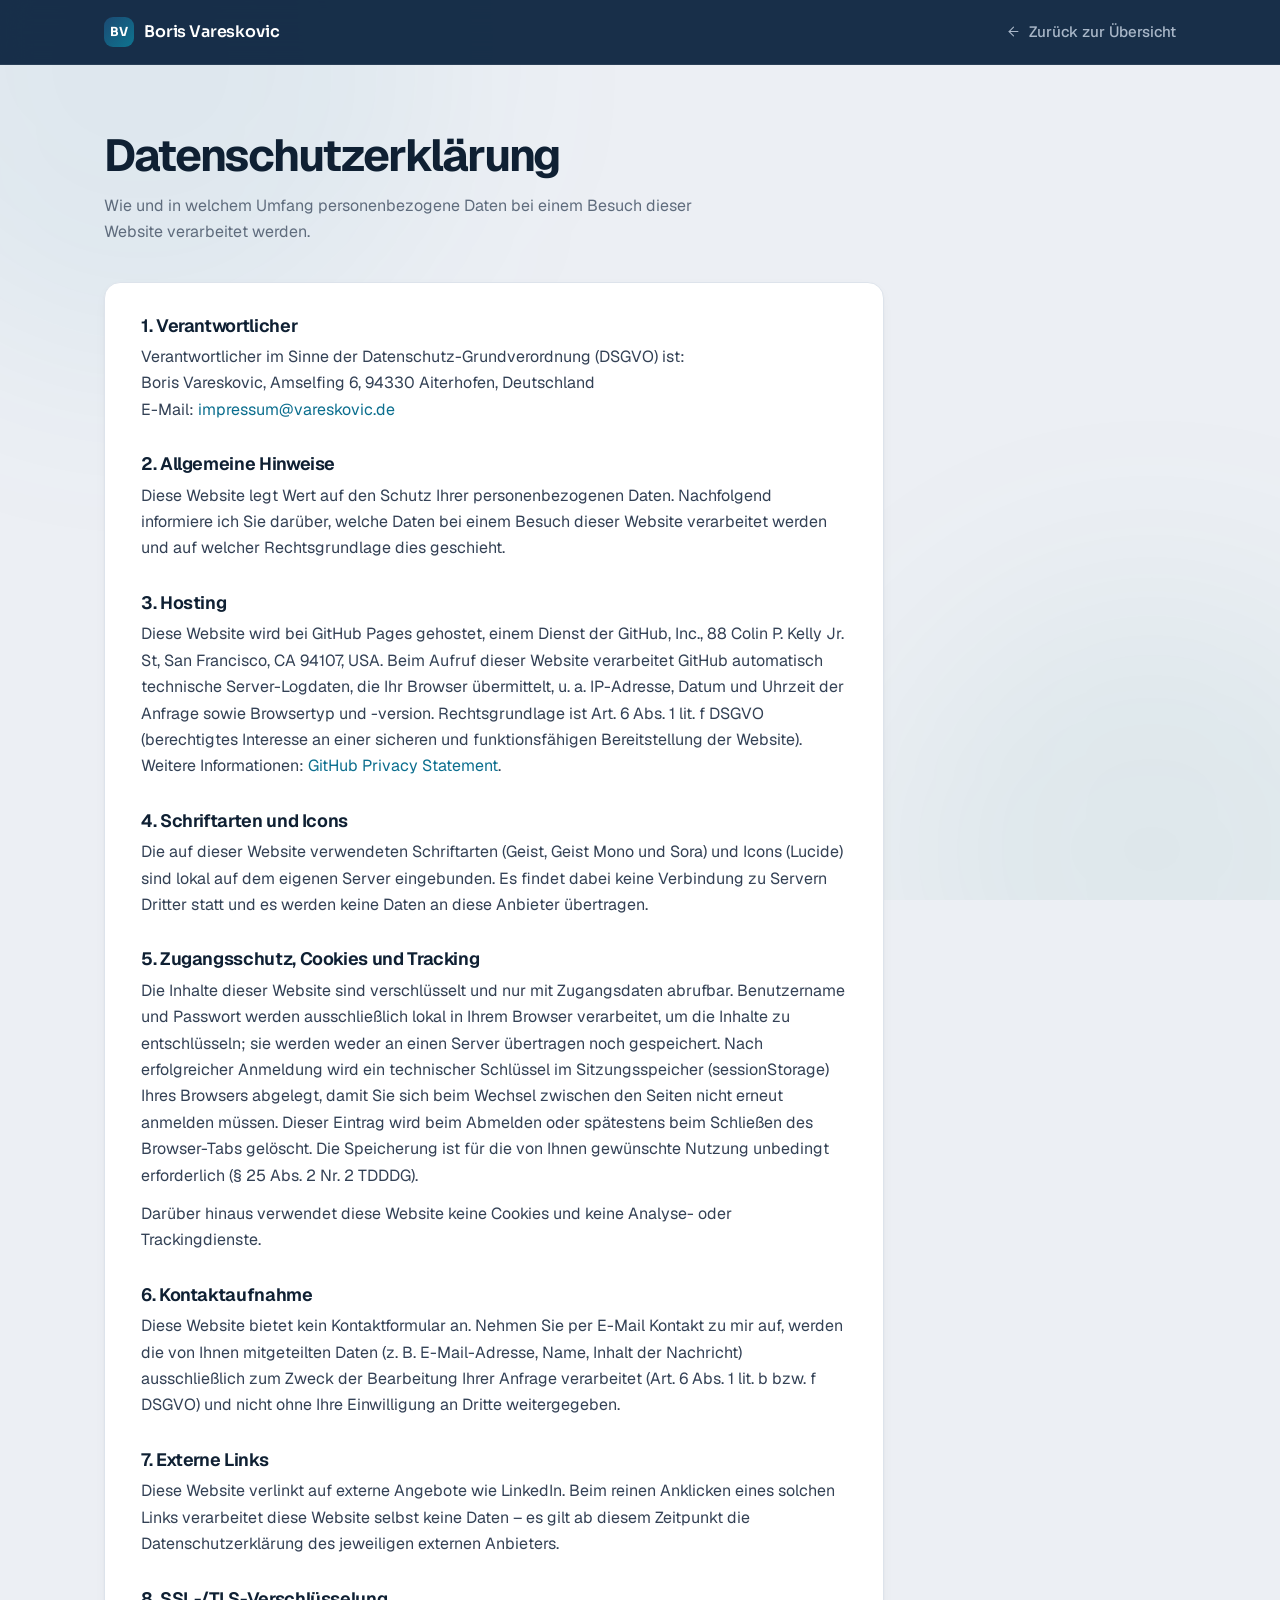
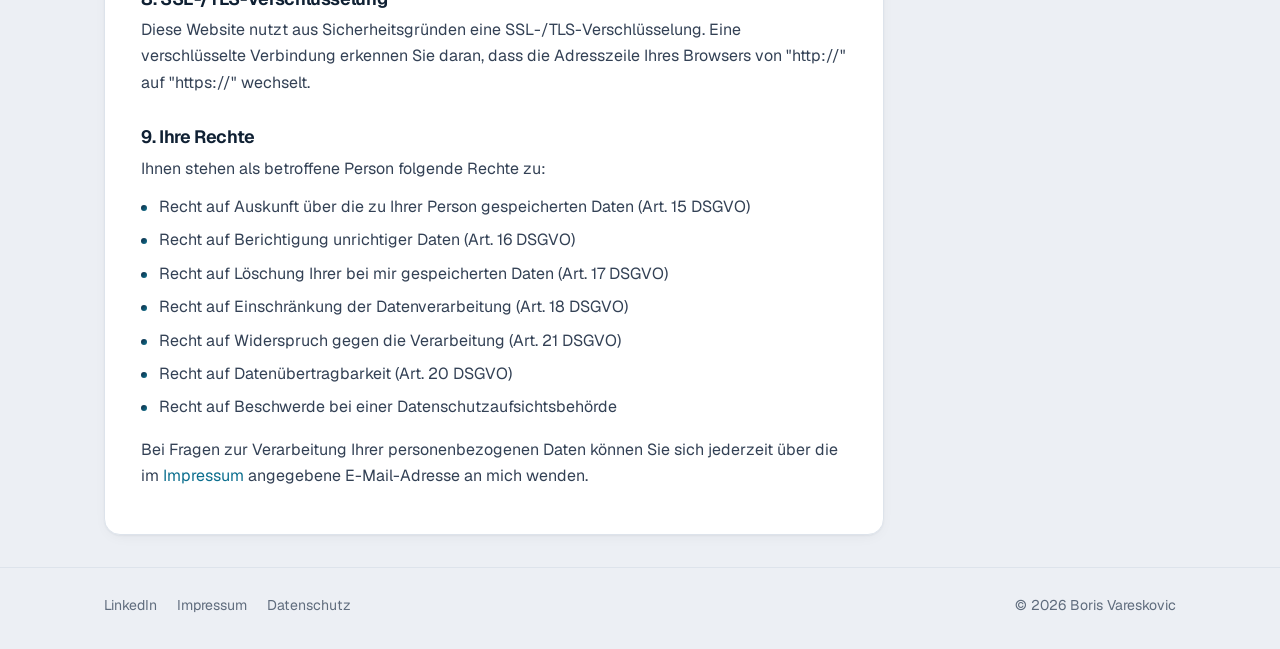
<file: datenschutz.html>
<!DOCTYPE html>
<html lang="de">
<head>
<meta charset="UTF-8">
<meta name="viewport" content="width=device-width, initial-scale=1.0">
<meta name="description" content="Datenschutzerklärung – Boris Vareskovic.">
<meta name="robots" content="noindex, nofollow">
<title>Datenschutz — Boris Vareskovic</title>
<script>document.documentElement.classList.add('js')</script>

<link rel="icon" type="image/svg+xml" href="data:image/svg+xml,<svg xmlns='http://www.w3.org/2000/svg' viewBox='0 0 64 64'><defs><linearGradient id='g' x1='0' y1='0' x2='1' y2='1'><stop offset='0' stop-color='%230f2742'/><stop offset='1' stop-color='%230e7490'/></linearGradient></defs><rect width='64' height='64' rx='14' fill='url(%23g)'/><text x='50%25' y='56%25' dominant-baseline='middle' text-anchor='middle' font-family='Arial,sans-serif' font-weight='700' font-size='26' fill='white'>BV</text></svg>">

<link rel="stylesheet" href="CSS/fonts.css">
<link rel="stylesheet" href="CSS/style.css">
</head>
<body>

<div class="backdrop" aria-hidden="true"></div>

<nav class="site-nav">
  <div class="wrap">
    <a class="brand" href="index.html"><span class="brand-mark">BV</span>Boris Vareskovic</a>
    <a class="nav-back" href="index.html"><svg class="i"><use href="icons/sprite.svg#arrow-left"/></svg> <span>Zurück<span class="hide-sm"> zur Übersicht</span></span></a>
  </div>
</nav>

<main class="page">
  <div class="wrap">
    <header class="page-header">
      <h1 class="page-title">Datenschutzerklärung</h1>
      <p class="page-lead">Wie und in welchem Umfang personenbezogene Daten bei einem Besuch dieser Website verarbeitet werden.</p>
    </header>

    <div class="card legal">
      <h2>1. Verantwortlicher</h2>
      <p>
        Verantwortlicher im Sinne der Datenschutz-Grundverordnung (DSGVO) ist:<br>
        Boris Vareskovic, Amselfing 6, 94330 Aiterhofen, Deutschland<br>
        E-Mail: <a href="mailto:impressum@vareskovic.de">impressum@vareskovic.de</a>
      </p>

      <h2>2. Allgemeine Hinweise</h2>
      <p>Diese Website legt Wert auf den Schutz Ihrer personenbezogenen Daten. Nachfolgend informiere ich Sie darüber, welche Daten bei einem Besuch dieser Website verarbeitet werden und auf welcher Rechtsgrundlage dies geschieht.</p>

      <h2>3. Hosting</h2>
      <p>Diese Website wird bei GitHub Pages gehostet, einem Dienst der GitHub, Inc., 88 Colin P. Kelly Jr. St, San Francisco, CA 94107, USA. Beim Aufruf dieser Website verarbeitet GitHub automatisch technische Server-Logdaten, die Ihr Browser übermittelt, u.&nbsp;a. IP-Adresse, Datum und Uhrzeit der Anfrage sowie Browsertyp und -version. Rechtsgrundlage ist Art. 6 Abs. 1 lit. f DSGVO (berechtigtes Interesse an einer sicheren und funktionsfähigen Bereitstellung der Website). Weitere Informationen: <a href="https://docs.github.com/site-policy/privacy-policies/github-privacy-statement" target="_blank" rel="noopener">GitHub Privacy Statement</a>.</p>

      <h2>4. Schriftarten und Icons</h2>
      <p>Die auf dieser Website verwendeten Schriftarten (Geist, Geist Mono und Sora) und Icons (Lucide) sind lokal auf dem eigenen Server eingebunden. Es findet dabei keine Verbindung zu Servern Dritter statt und es werden keine Daten an diese Anbieter übertragen.</p>

      <h2>5. Zugangsschutz, Cookies und Tracking</h2>
      <p>Die Inhalte dieser Website sind verschlüsselt und nur mit Zugangsdaten abrufbar. Benutzername und Passwort werden ausschließlich lokal in Ihrem Browser verarbeitet, um die Inhalte zu entschlüsseln; sie werden weder an einen Server übertragen noch gespeichert. Nach erfolgreicher Anmeldung wird ein technischer Schlüssel im Sitzungsspeicher (sessionStorage) Ihres Browsers abgelegt, damit Sie sich beim Wechsel zwischen den Seiten nicht erneut anmelden müssen. Dieser Eintrag wird beim Abmelden oder spätestens beim Schließen des Browser-Tabs gelöscht. Die Speicherung ist für die von Ihnen gewünschte Nutzung unbedingt erforderlich (§ 25 Abs. 2 Nr. 2 TDDDG).</p>
      <p>Darüber hinaus verwendet diese Website keine Cookies und keine Analyse- oder Trackingdienste.</p>

      <h2>6. Kontaktaufnahme</h2>
      <p>Diese Website bietet kein Kontaktformular an. Nehmen Sie per E-Mail Kontakt zu mir auf, werden die von Ihnen mitgeteilten Daten (z.&nbsp;B. E-Mail-Adresse, Name, Inhalt der Nachricht) ausschließlich zum Zweck der Bearbeitung Ihrer Anfrage verarbeitet (Art. 6 Abs. 1 lit. b bzw. f DSGVO) und nicht ohne Ihre Einwilligung an Dritte weitergegeben.</p>

      <h2>7. Externe Links</h2>
      <p>Diese Website verlinkt auf externe Angebote wie LinkedIn. Beim reinen Anklicken eines solchen Links verarbeitet diese Website selbst keine Daten – es gilt ab diesem Zeitpunkt die Datenschutzerklärung des jeweiligen externen Anbieters.</p>

      <h2>8. SSL-/TLS-Verschlüsselung</h2>
      <p>Diese Website nutzt aus Sicherheitsgründen eine SSL-/TLS-Verschlüsselung. Eine verschlüsselte Verbindung erkennen Sie daran, dass die Adresszeile Ihres Browsers von "http://" auf "https://" wechselt.</p>

      <h2>9. Ihre Rechte</h2>
      <p>Ihnen stehen als betroffene Person folgende Rechte zu:</p>
      <ul class="bullets">
        <li>Recht auf Auskunft über die zu Ihrer Person gespeicherten Daten (Art. 15 DSGVO)</li>
        <li>Recht auf Berichtigung unrichtiger Daten (Art. 16 DSGVO)</li>
        <li>Recht auf Löschung Ihrer bei mir gespeicherten Daten (Art. 17 DSGVO)</li>
        <li>Recht auf Einschränkung der Datenverarbeitung (Art. 18 DSGVO)</li>
        <li>Recht auf Widerspruch gegen die Verarbeitung (Art. 21 DSGVO)</li>
        <li>Recht auf Datenübertragbarkeit (Art. 20 DSGVO)</li>
        <li>Recht auf Beschwerde bei einer Datenschutzaufsichtsbehörde</li>
      </ul>
      <p>Bei Fragen zur Verarbeitung Ihrer personenbezogenen Daten können Sie sich jederzeit über die im <a href="impressum.html">Impressum</a> angegebene E-Mail-Adresse an mich wenden.</p>
    </div>
  </div>
</main>

<footer class="site-footer">
  <div class="wrap">
    <p>
      <a href="https://de.linkedin.com/in/boris-vareskovic-2a3308231" target="_blank" rel="noopener">LinkedIn</a>
      <a href="impressum.html">Impressum</a>
      <a href="datenschutz.html">Datenschutz</a>
    </p>
    <p>&copy; 2026 Boris Vareskovic</p>
  </div>
</footer>

<script src="js/site.js"></script>

</body>
</html>
</file>
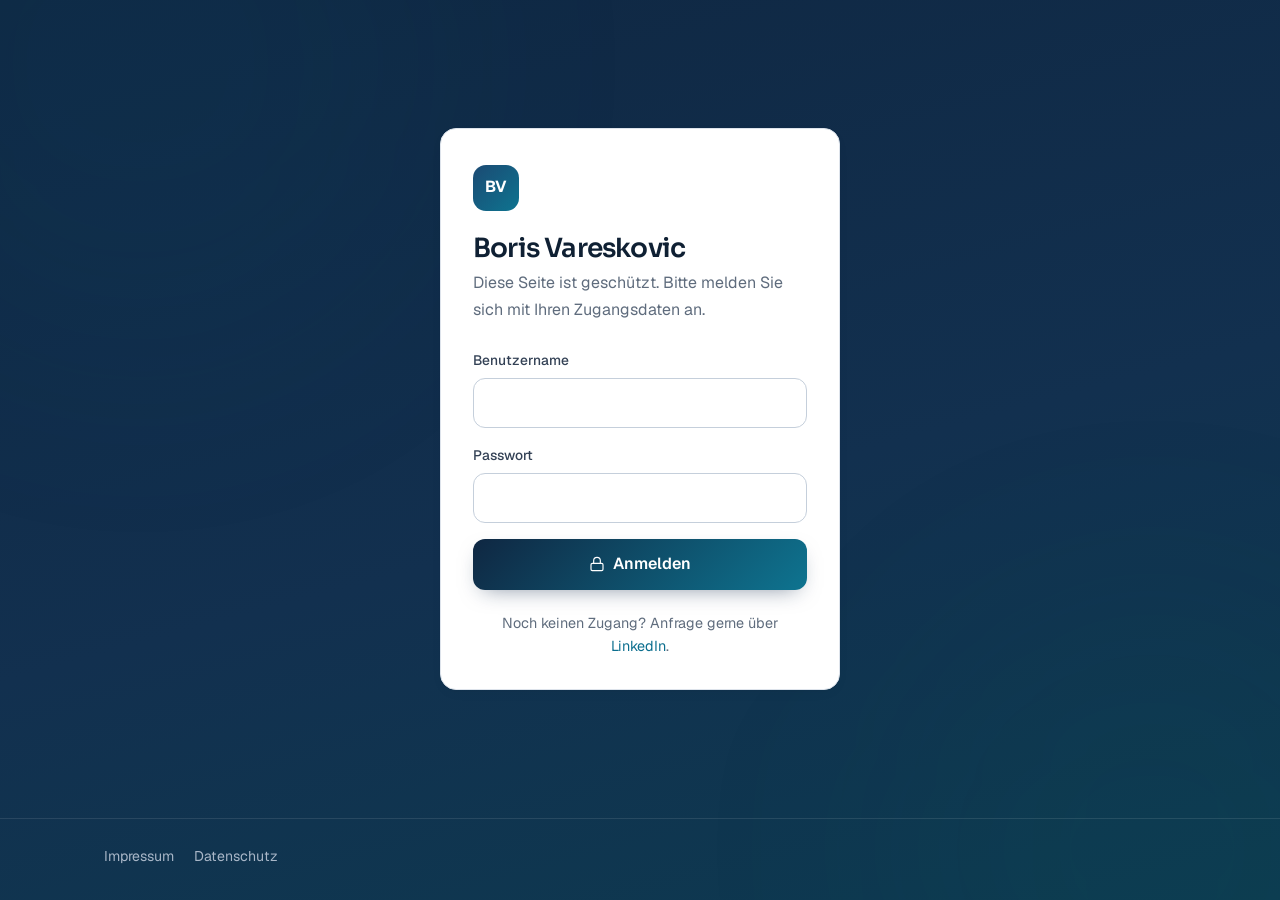
<file: hobbies.html>
<!DOCTYPE html>
<html lang="de">
<head>
<meta charset="UTF-8">
<meta name="viewport" content="width=device-width, initial-scale=1.0">
<meta name="robots" content="noindex, nofollow">
<title>Boris Vareskovic — Anmeldung</title>
<script>try{if(sessionStorage.getItem('bv-access'))document.documentElement.classList.add('gate-auto');}catch(e){}</script>

<link rel="icon" type="image/svg+xml" href="data:image/svg+xml,<svg xmlns='http://www.w3.org/2000/svg' viewBox='0 0 64 64'><defs><linearGradient id='g' x1='0' y1='0' x2='1' y2='1'><stop offset='0' stop-color='%230f2742'/><stop offset='1' stop-color='%230e7490'/></linearGradient></defs><rect width='64' height='64' rx='14' fill='url(%23g)'/><text x='50%25' y='56%25' dominant-baseline='middle' text-anchor='middle' font-family='Arial,sans-serif' font-weight='700' font-size='26' fill='white'>BV</text></svg>">

<link rel="stylesheet" href="CSS/fonts.css">
<link rel="stylesheet" href="CSS/style.css">
</head>
<body>

<div class="backdrop" aria-hidden="true"></div>

<main class="gate">
  <form class="card gate-form" id="bv-login" autocomplete="on">
    <span class="brand-mark">BV</span>
    <h1>Boris Vareskovic</h1>
    <p class="gate-lead">Diese Seite ist geschützt. Bitte melden Sie sich mit Ihren Zugangsdaten an.</p>

    <label class="gate-field">
      <span>Benutzername</span>
      <input name="user" type="text" autocomplete="username" autocapitalize="none" autocorrect="off" spellcheck="false" required>
    </label>
    <label class="gate-field">
      <span>Passwort</span>
      <input name="pass" type="password" autocomplete="current-password" required>
    </label>

    <p class="gate-error" id="bv-error" role="alert" hidden></p>
    <noscript><p class="gate-error">Bitte aktivieren Sie JavaScript, um die Seite zu öffnen.</p></noscript>

    <button class="gate-btn" type="submit"><svg class="i" aria-hidden="true"><use href="icons/sprite.svg#lock"/></svg><span>Anmelden</span></button>

    <p class="gate-hint">Noch keinen Zugang? Anfrage gerne über <a href="https://de.linkedin.com/in/boris-vareskovic-2a3308231" target="_blank" rel="noopener">LinkedIn</a>.</p>
  </form>
</main>

<footer class="site-footer">
  <div class="wrap">
    <p>
      <a href="impressum.html">Impressum</a>
      <a href="datenschutz.html">Datenschutz</a>
    </p>
  </div>
</footer>

<script id="bv-payload" type="application/octet-stream">kLr5mdGEmXKp2K69PQDyEG93AYvSSGWtgoU6OphsosDvLjAxDU6hFF4jUJ0QprKxb5tltZ5CRoJ5Gt0/a0coEbOQGGuyQC6tVpLgjUfLd19dSn8ahPZj7MwoyKC0oYTVJc/0T4X9D3MrZsRvpyBGiitVIWrHrjs6m7FsK7fPSHkU+W9ojK0MDWk5KdBt2muVXSan5yzPzSV3/[base64]/vIg9jVd7CXyxNbceeBQCnNbbSdh7zfVQ03vFSiazyc/WT8Qci7xaILeqmsuP5z05sifYjDtWXjwwXycP9fuPfkmCFwRmnSDgJmVVUwS9460iBr1+5Ev00kCLhuIXnkUIRGMR4aPYUc+MLhvYVIynMHfrJfkRPIeNpf1G1NeE0eRUiew8pocTp62a9NJJF2n2uUKyLS9/Q3qIP84dXbMWspmAA5hT/k/zJrEWd/7pE/NC/GLImW+nmpqqdHmuLVJUA9Grw/ScQaAofHA6+6uyB9Y/m3PoJmqVka+2s1BancXKy+5QFqTrcGAVfwsJWgnFLBRSkBRW8LmbqVsdrrDiFO6t4z0Tj94MyCAMAhLa0cX8Vie7eLOp1xrvMlF/0gRmApAjOrxzLXEc9VpSSXNJjG7fAiTWog/zCjitj2XGjEY7S7T6eL9Ax9KWcGEUcJwI3wD+78wlYK5DyZyJKCN99grFFYauPTKMMAewTqyJnuX+FqyVOgmlOTL5crbK3iISEfyXgBsRNu7w1OtILfPUO7vXdVR/DhpSoZoxx4yE/HXD8T1JFQRlFKr8uToACQCrZAlcU66BwBX5pAwsuNczEBkehGyOMbUjdDhrC/2br1g/WWyKZRUZRJ5t8QTclKGk0buVZuvgqrL+ysxU6ZSKht7GWWoUl1f9ziYTq8+zv+WaZMu7s5uCGd/ddX+wyS1CG4/[base64]/7oBSiHHCNdyjvbM7qdachbNr7QElau4zoSU7vs47VsISpxh/ENg8VAxM8vBm4KSJwIbFaB2v+sYvFahsr5fwABjei0EjNNh2Sdfz7/aoeVOKPzQfsX3LTVwUS2pPD5SuW9KSvlqVfsLYftAhV1tFtOBQwyfl3ngjh3GW1hdBLxFm28tB0svlsS1fwO1bmImUoEonENzi0X/tsUetL2SFwOQ+2c4cP1E5ltvhzEusqVUvwrj86ssmXYmkyNgVpV2HuEM7SC4LsnL1/[base64]/7xE2MEftkCz58ZKvOC+hw0r+LdSWHMJtaP7aaoJmXk8/vWRr4V1sEXPnjRnUR1yCWwxK0SPFwcBumhG0krlYGiFtI2duPfnA2G0gGhMeqMCvrlhxP7gc2VpC3xy9GjzL8RJJf5LVmAStwPTQQSBRV06ZHI0/IvuDCEEDd3dNCskFzffPIaEoe51H8EA9tZx0NRNZJ6+poFVSv4jvGw7PoloNOd3YkfvvQkn6UkCxZZ+4bNl/DimUPJNwsOBI+rlrluEzqxWntxQQYTuhBtDFvNTqJNy+IddTC+3lAMfbCfUTxvij8Dc+Ryy+sjARxy0wST45HksyXPVspEf/SHHpDk8imXkCGq+iGbF3k+FyE0c0bxmNJI13mvayFAsabvGLHdlYVgjJHI4+3xPdu25HkK7dpB/S7Kq14sfLpQdEdljKye5R3Wc1lzChvQr9TPlONUP4BmXuzcOjF6KoUDeFvsKUUoZE9KS4cdAYifP5v8O0QnnR0sMYXVoCDHgATIHx3iuyJ5vSa3LqRf9sVdc334FoYNGz0rHiUgCaO556h6aT7I/RERCjtYpXGA0lFd4m1MbCYtnW6UKhGusCb35W0QsKapL5b9DYMk2b48/4UczT5n2izOJxYQ71VPPYOz9T31t65zai2V5AegMB7w/K34cpPUVbkUJAYX3uJLbX54BK4v9/SRNT/uFMDuhOAxjf1pObTTrSqgQ5YegfFaVz5CRko+zRUWIIlCP53wPTsIORcFjzcYnDxjgJd99WdRBBKXoSTDykom8t/IwhZAEcZngvdEU0BswCTBt2VKsTP1QKrxqjvxFTRMIKj0SzglEyPBP6FJlf34qo6JGSstnW/8Fborui8gg6bTE9C9VvyQE49HdswV0eJHvgsPUxFo9hPUZkNa7LvGjCzrdlPGXTBQmUj6JgunKJXINzOw376A4zUr2Y+7Asz7z+PDWgaZBbXhqkg1iz6HscG91bcGU/UWTUlWOTUz5x4p2H5tK5HjIJF9XOCzeoz5UCSA8om6kE2mwc6/KPSS/8cCb/Sz1qgvEsWObgi69I0iLKFXF3VilDwo1tA6YYf5sXb1w/rZa8E1iVctNftjMe+U5GdiAYEIbNXtNEP3dJtyCBvXz96sKqlbDxBi0fXONVlLYzI6L061K+KH8c74R2N9phMfpi1ALHLGO1FUQm9Am7phBqAcxRXQYWUQ+bTfg/yuOMBjhjRUMf4IX+F5GvOWpxZb+cKofsvZClsIaEdKpdMAOYFKXjq637vRLmw7KDIYNc0ZzR8mTYZ19obXL4l/lw1f9xwAuDRVAGypU5osJeSjEXPBvrK8QfrGlJJs8hGinIP4IGbz/hy+sno1Dpjm7MLvaXvo0Q5nRBR/+xNoXitrc1JdkFAbZTAbO0/ieiW29sPjkQJzfLFAuHu68+OVy7SXbxh15tPCokk3tOjxDvTQsxGX9ubKt2ETKeHBFzTGX+9Da4Pkj5BlKaVGuwnEIWCLo9i4CqV8EnubGB5f6YGHYH8arCO5PJjzo6sEzRqg1f5RaNoZ0KAtOMiGKFGnRYudGjpRGzjL744e3lMfkJPI4HCk/NS5fW7VSRKFq9RwU3VJ+himbb8QozWctnEJn0qhXCdavW4EZyOUqbucJPq3mVPln2hHZqB/4ghFc67+T2V5HqTbtnpkwb4xgg7F/vNV5dOMEEjZPDImiOM7j9QBqYYK0wFGAy+3Ylrt8mOauFpoYppnEFOoLJ88QUAfLu5BC+f6zJaTuYYJxzn097edFKQsaKwamzLhaMnvCL8JQDs74zX+rzPYarwkN/CkOTv3f0AjEQybCnobCBIeDkz7lNfllH8DciMBsKNNf5rtwTLCTO/sC95HtpN1aYGkWHtDumuL6Opv+HdWaNog5sqfv//8V2vqW+/gEANtuKIIIg5STbRnsRwXoUCjk18bYmqXOwzlSZCEEqqW8guXdscoAs8VtmmSJwIAeU3vRYB9JmS3isrg55Q+obebDr5xmNRoURNUoOCTdY28DqrQgZy569XLEbo/1cVrIihoJpdhZZdFnyiGKkzlbc8zm3dBK7IfQGVFZE3cgrU+fhucPdWU5pfVwZ1mPJtveAGAPn08MwkPBiBGWtYbdNHPJYmwx6QkbvTwHsq2uEnoQheJm/Df0XhSKR2TLHGJ8s0lxGnbHDNLiWoGJ5QZOc9cG9QYCePKlYo7w4u3PHy45HRlLdRRIwP3UZqxKjjTajScgGmDSYWnsF3LEArUHydNfV5MLQ1+Neeu7TKce4Dq7/6qZr4TuN1Xp3LH9kSA+TNoRqQduyBLjQSaBHxGcJLMwVZP3BnB69VdoLN+gSkWenVjrCBQiOiO3KuUCzdcp75CuCOC9V7mAOIJRNlO7cT32WDoKydvHi654sz0wm1ayG/IeHB67dPzBTl/B4GeE08+Wcvf5g4sHvvDqsy1njhtsAEZFCH7NLKtcYwLCfjZkoNxMFQCwLbTkFiBGZk6BnT0IeI0CJbIOYG/KwXZASFR9j5NM5KXgYC60/9x0g1fhLlEBramCngG749Ya4rDK776TIHuKwaSk9qgmg5bnjRfEs4oM/5R4+ILmStNUsP8rqsoBsgmE5pI4H17RALqHSBDqGpOSBPbpin37NfF+MSNpY/1/[base64]/[base64]/R0HqHhrCgtfohyPpNnw4CvWbi8XxfooMnWaB7B2tCb/Sg+T9ChSPSfaRnnNWgOQMzPuBmIVmwKkmUTzCE2i2yTqQOtuy7mo4b7aGoeXITktQfyN6rfxtmGIoFeiyd0ID2H9fvmoxoD9+/ESKdsKfNcEeRyU4OQb8H7pul4S50NfB2o0bCvxlUbbxBFourvh8/FwIaGTDUKeMTf4axirpf5mPqA7RS4gDZ4rmPB4TFephjA0+fEtT7nijovX6O6+LUQN9he+3UUP3kPdpZ/ozKN8skDwp6/73+PIVjjNw5du6IEC3Vy4P/PJKhm2lsuYJWOx3N+yPTDKiJuJ/krWX8WnxxgDnXMRRMJmr9rqkFSQw1ZxNajld578XafXL7nJcWtYQpzEZGVj0AG08sSGCRVfQpc4iU/wR4eubg1incqDVv5v2UDurECawJi3Duhr+ni+7Udx/cn9t63Qr6MXvCMZ4r41a1m+L3EZPZACNrfmoSulT26p0jEipV2AKXcziIhUjvmTkogs032HjabpCtROVyApFqGC/ICkZCVRpwoGoVygbt4grFC1eOfBw0k68ykR7BwOjgENORV0z+IlB0Vn+ap7GbkkXPjwJCOBKxgb1ptm91ibftf6DXHigaTTHdm3mwTN+gLkPxpHKSjLiOVDOu6NgFL7soF4ZYPxIKTUMWgUvnJzyO9sZEES+vnKszSQdrFgu/F+meK2RqDCnPKcOEAPn3kpuF+/HZep5Z+jr6j5zjXDn5d1qsjJqunv6yvwXoZcvdYPCP7hcUPk2uS7+5iSv1QibvzXwvbns11PCbxwUZok7oi/k/2Ic5eRwERa/qZoW9LP9OKX02yk5KJdY0YlsT+wKFtFgnvPxYChBFgyuzpxefKaKHONVi7ysSPysXtEu0WHVJX+SiwErqYSKgz6HFC96n4RKjkdl7u+niFJDNxQ8bCEmlrCZ2F6S7DLEqBfDpu0oygUHrJEaJfvNMioWKCbUbEKS7N21V6rZvtMK+1wnnR/N2UWHKnjkzEmM8CshViGw+9IaC4Eol1r13m2E6PYOKO8fWO/2FmrQ2uaSJyeZjAimx4GNJiDtM/y2Oxiq4WUA6wfivY8k6HWRz4e4GNim+GSOl+MHaKzeDjvxbm/ZpwM8OncEC5xDLW80JeEpZ0oQHrGzdtokFpeMt/GVbGfCmTHhBJHRdKgNEfXfUqpIbalcNpzwvdlmNia788N+4/70SYFDYFnMvzGQpjDXxLWqG7t+kk1AeKQaHQBf3j7C6mx7/3TViI9m7ffCutWGQ6FJWMpXHg9IWvPr6YoDS+CKVdxN2e5Vk6g+495DCGFqyvWxlORsSgbXkqkFL8iGM7pFvaHlurSzfEvsXb4EjKSPF6cXmVPG1OGQxJesrpLeaC83ZBHzaeVSlJHD4MvfZ2oUR0/3SnCFn+nTteck7ibMhSkKVxPXsjJxSn5SZ5wueQrFSwb0MwXGENFaS/sZJHl5kyWlfaCVUh1rLIL6x9i4tQsGnw6rcjyJuEiwvHeT/vRFqEllQ8fsSQVbBJyx5HqrVz9P83BGqrIuJIjNDp7tLPhzkXTWoOGVuRY+aDaeevh0/TMoq0YQYgSRyIW4lkUprzkjolCrV2pj9CU1Q7BSYWuZjY5uPxgn1aNdOHUzo0VctUAd+O9FAr1Q2Sv8zO+87GW4Ar5sj4hm9h7h4f6Es+/19X6gN7eKqGcl0OZ8iYRjXPkirhri0eTFOYVJ+D0o/2FJZwkEH2EwX1I0umM/Cj3JF71bJBVfdoDNIOe3N02T51pJAw82aqSrMJCL8NLk+2tLvQQJlgij4Zfh4xMhud+Fj8+2GqB5uvzmpGbWFV074nG2OdWrHffV/PjV+FK4x49DuCJgUMOKuQtPxnSEPE0QSV6P9eHNf2V6kju8soVHg/cP4SHNCzEpRABDCpThKAHdXWbZ9BuxK97cUSA+xGAHZhG7JoDvNVwdcBJhoUQdMU3SiD1xJt0ryRWbaCqvNL447O2RNVpQL1WQze7opUETF/l1tDUhiNJqp8oA/TUIrVI7SE7L/NxM/lLPVzsIWCZAXz5JDnZP0PMPyPm9ycCTlqFG8tBsnrX8P3PFkXzaUjes4RuI/vaKi3oUr8sdd7kaa9h0IhXfOyzGGJKb7cYy25nUUjZhri3SIhpU2yQaM6yE4r3xlayHeLZYW65f5Gxy6ePn5XYwAwokiN7EuDMzKuTEKaUJ9Pjfv7F1XOUb8thAWnbVLfZRnky1C9KbwSEv55jcDps3bMOwcSc5/g+CgLZvKCh/V+NHR9HURgOTDLQVOWj1LetvolZRozk5fRn7iyd3I3Yh7lDVWYO1948jJPvFuB2mSw8RpjaiO9SVPnPqO319lWs5EGu1NDtlpE4F4f37oT8aY7e9rsF5c/IzW9t0I7Rmp9jb7TIWdaCpoxwUL/r+I8SrQmpnjRKTM2RSxAjpDPmjY90NKfFMlWMmNSaPZUNQY8N97tEXEZqHZzAvo7aYIaNkYSXb+ji8AD6m4NJ5IBLKPb6VtvzUUm9SYJBn2BNhs7yiQTQ+Rkjbbd/1wxSy/5zBLhW6/aVoDmaPPnuSYp+3Fp8aHRMIl4pITQ5ZjVSGqeFPYuGLSJ5xg725YvnleJ6hRr3tkg4RJOjf4qcN4LjkqBl9xtL+QF5WYaPAVaNFb+1fv/vCkFwhYdErlzsTyPaRj5xVAQC6zsI578FpAcX86PD26dzxOvFVvK8GHAWW4KWk5sNBeLMBo8IpCw+tirg4XUKf5107v/XIlnKo2Sn1gHyG78lMv4T/JbN0d/M31YGupyNaNF2XLKR6EAYMrwQ+19iPfNuc2F9JiAyIotdQeVddMuWktQc/l/ibFU2Yag0Fg</script>
<script src="js/gate.js"></script>

</body>
</html>
</file>
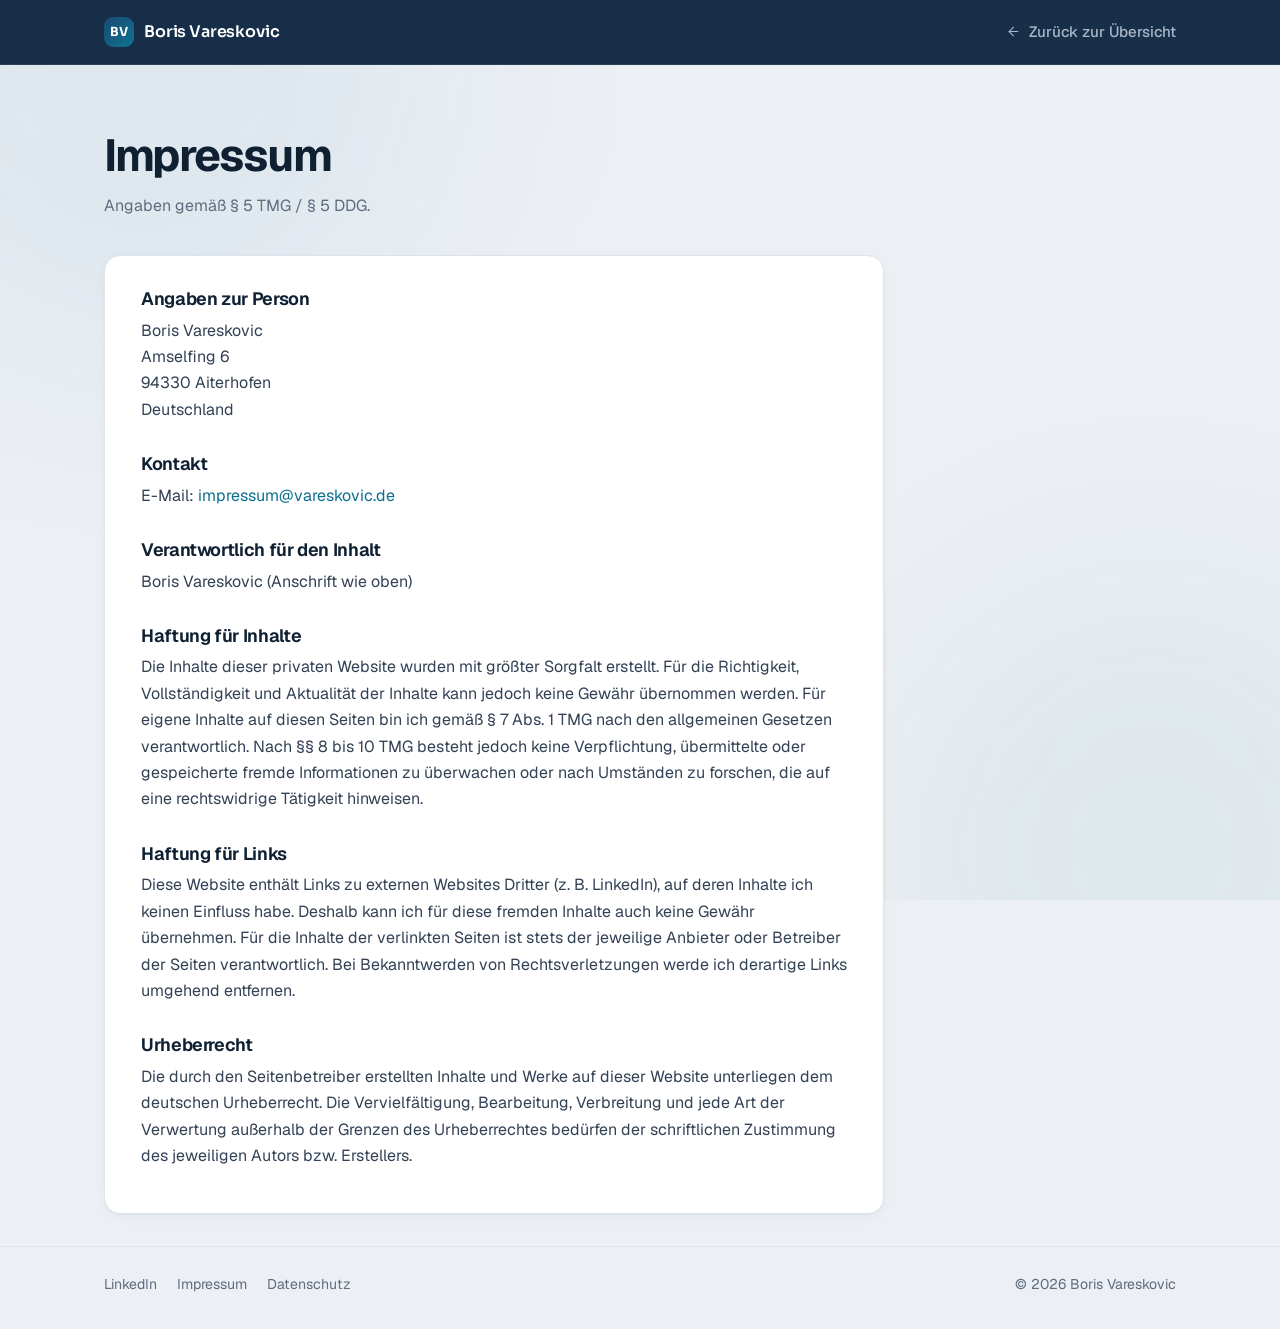
<file: impressum.html>
<!DOCTYPE html>
<html lang="de">
<head>
<meta charset="UTF-8">
<meta name="viewport" content="width=device-width, initial-scale=1.0">
<meta name="description" content="Impressum – Boris Vareskovic.">
<meta name="robots" content="noindex, nofollow">
<title>Impressum — Boris Vareskovic</title>
<script>document.documentElement.classList.add('js')</script>

<link rel="icon" type="image/svg+xml" href="data:image/svg+xml,<svg xmlns='http://www.w3.org/2000/svg' viewBox='0 0 64 64'><defs><linearGradient id='g' x1='0' y1='0' x2='1' y2='1'><stop offset='0' stop-color='%230f2742'/><stop offset='1' stop-color='%230e7490'/></linearGradient></defs><rect width='64' height='64' rx='14' fill='url(%23g)'/><text x='50%25' y='56%25' dominant-baseline='middle' text-anchor='middle' font-family='Arial,sans-serif' font-weight='700' font-size='26' fill='white'>BV</text></svg>">

<link rel="stylesheet" href="CSS/fonts.css">
<link rel="stylesheet" href="CSS/style.css">
</head>
<body>

<div class="backdrop" aria-hidden="true"></div>

<nav class="site-nav">
  <div class="wrap">
    <a class="brand" href="index.html"><span class="brand-mark">BV</span>Boris Vareskovic</a>
    <a class="nav-back" href="index.html"><svg class="i"><use href="icons/sprite.svg#arrow-left"/></svg> <span>Zurück<span class="hide-sm"> zur Übersicht</span></span></a>
  </div>
</nav>

<main class="page">
  <div class="wrap">
    <header class="page-header">
      <h1 class="page-title">Impressum</h1>
      <p class="page-lead">Angaben gemäß § 5 TMG / § 5 DDG.</p>
    </header>

    <div class="card legal">
      <h2>Angaben zur Person</h2>
      <p>
        Boris Vareskovic<br>
        Amselfing 6<br>
        94330 Aiterhofen<br>
        Deutschland
      </p>

      <h2>Kontakt</h2>
      <p>E-Mail: <a href="mailto:impressum@vareskovic.de">impressum@vareskovic.de</a></p>

      <h2>Verantwortlich für den Inhalt</h2>
      <p>Boris Vareskovic (Anschrift wie oben)</p>

      <h2>Haftung für Inhalte</h2>
      <p>Die Inhalte dieser privaten Website wurden mit größter Sorgfalt erstellt. Für die Richtigkeit, Vollständigkeit und Aktualität der Inhalte kann jedoch keine Gewähr übernommen werden. Für eigene Inhalte auf diesen Seiten bin ich gemäß § 7 Abs. 1 TMG nach den allgemeinen Gesetzen verantwortlich. Nach §§ 8 bis 10 TMG besteht jedoch keine Verpflichtung, übermittelte oder gespeicherte fremde Informationen zu überwachen oder nach Umständen zu forschen, die auf eine rechtswidrige Tätigkeit hinweisen.</p>

      <h2>Haftung für Links</h2>
      <p>Diese Website enthält Links zu externen Websites Dritter (z.&nbsp;B. LinkedIn), auf deren Inhalte ich keinen Einfluss habe. Deshalb kann ich für diese fremden Inhalte auch keine Gewähr übernehmen. Für die Inhalte der verlinkten Seiten ist stets der jeweilige Anbieter oder Betreiber der Seiten verantwortlich. Bei Bekanntwerden von Rechtsverletzungen werde ich derartige Links umgehend entfernen.</p>

      <h2>Urheberrecht</h2>
      <p>Die durch den Seitenbetreiber erstellten Inhalte und Werke auf dieser Website unterliegen dem deutschen Urheberrecht. Die Vervielfältigung, Bearbeitung, Verbreitung und jede Art der Verwertung außerhalb der Grenzen des Urheberrechtes bedürfen der schriftlichen Zustimmung des jeweiligen Autors bzw. Erstellers.</p>
    </div>
  </div>
</main>

<footer class="site-footer">
  <div class="wrap">
    <p>
      <a href="https://de.linkedin.com/in/boris-vareskovic-2a3308231" target="_blank" rel="noopener">LinkedIn</a>
      <a href="impressum.html">Impressum</a>
      <a href="datenschutz.html">Datenschutz</a>
    </p>
    <p>&copy; 2026 Boris Vareskovic</p>
  </div>
</footer>

<script src="js/site.js"></script>

</body>
</html>
</file>
<file: CSS/fonts.css>
/* Self-hosted fonts: Geist, Geist Mono and Sora (SIL Open Font License, see fonts/OFL-*.txt) */
@font-face {
  font-family: 'Sora';
  font-style: normal;
  font-display: swap;
  font-weight: 100 900;
  src: url(../fonts/sora.woff2) format('woff2-variations'), url(../fonts/sora.woff2) format('woff2');
  unicode-range: U+0000-00FF,U+0131,U+0152-0153,U+02BB-02BC,U+02C6,U+02DA,U+02DC,U+0304,U+0308,U+0329,U+2000-206F,U+20AC,U+2122,U+2191,U+2193,U+2212,U+2215,U+FEFF,U+FFFD;
}
@font-face {
  font-family: 'Geist';
  font-style: normal;
  font-display: swap;
  font-weight: 100 900;
  src: url(../fonts/geist.woff2) format('woff2-variations'), url(../fonts/geist.woff2) format('woff2');
  unicode-range: U+0000-00FF,U+0131,U+0152-0153,U+02BB-02BC,U+02C6,U+02DA,U+02DC,U+0304,U+0308,U+0329,U+2000-206F,U+20AC,U+2122,U+2191,U+2193,U+2212,U+2215,U+FEFF,U+FFFD;
}
@font-face {
  font-family: 'Geist Mono';
  font-style: normal;
  font-display: swap;
  font-weight: 100 900;
  src: url(../fonts/geist-mono.woff2) format('woff2-variations'), url(../fonts/geist-mono.woff2) format('woff2');
  unicode-range: U+0000-00FF,U+0131,U+0152-0153,U+02BB-02BC,U+02C6,U+02DA,U+02DC,U+0304,U+0308,U+0329,U+2000-206F,U+20AC,U+2122,U+2191,U+2193,U+2212,U+2215,U+FEFF,U+FFFD;
}
</file>
<file: CSS/style.css>
/* Boris Vareskovic — shared styles for all pages */

:root{
  --bg:#eceff4;
  --surface:#ffffff;
  --surface-2:#f1f4f8;
  --border:#dde3eb;
  --border-strong:#c5cfdb;
  --ink:#0f2033;
  --ink-soft:#334155;
  --muted:#5f6c7d;
  --navy:#0f2742;
  --navy-2:#143456;
  --blue:#0b6e8e;
  --blue-light:#0b6e8e;
  --teal:#0e7490;
  --teal-light:#0e7490;
  --petrol-light:#67d3e6;
  --panel:linear-gradient(165deg, #0f2742 0%, #12304f 55%, #0d3a50 100%);
  --gradient:linear-gradient(135deg, var(--navy) 0%, var(--teal) 100%);
  --shadow:0 1px 2px rgba(15,30,54,0.05), 0 4px 16px -6px rgba(15,30,54,0.08);
  --sans:'Geist', -apple-system, 'Segoe UI', Roboto, sans-serif;
  --display:'Sora', var(--sans);
  --mono:'Geist Mono', ui-monospace, 'SFMono-Regular', Menlo, monospace;
  --radius:16px;
  --ease:cubic-bezier(.2,.8,.2,1);
  color-scheme:light;
}

*,*::before,*::after{ box-sizing:border-box; margin:0; padding:0; }
html{ scroll-behavior:smooth; scroll-padding-top:80px; -webkit-text-size-adjust:100%; }
body{
  font-family:var(--sans); font-size:16px; line-height:1.65;
  background:var(--bg); color:var(--ink-soft);
  min-height:100vh; display:flex; flex-direction:column;
  -webkit-font-smoothing:antialiased; text-rendering:optimizeLegibility;
}
main{ flex:1; }
img{ max-width:100%; display:block; }
a{ color:var(--blue-light); text-decoration:none; transition:color .2s; }
a:hover{ color:var(--navy); }
h1,h2,h3{ color:var(--ink); font-weight:650; line-height:1.2; letter-spacing:-0.02em; }
ul,ol{ list-style:none; }
::selection{ background:rgba(14,116,144,0.18); color:var(--ink); }
.i{ width:1em; height:1em; flex-shrink:0; vertical-align:-0.125em; }

.wrap{ max-width:1120px; margin:0 auto; padding:0 24px; }

/* ── ambient background ── */
.backdrop{ position:fixed; inset:0; z-index:-1; pointer-events:none; overflow:hidden; }
.backdrop::before, .backdrop::after{ content:''; position:absolute; border-radius:50%; filter:blur(110px); }
.backdrop::before{ width:46vw; height:46vw; top:-18vw; left:-12vw; background:rgba(14,116,144,0.06); }
.backdrop::after{ width:40vw; height:40vw; bottom:-16vw; right:-10vw; background:rgba(15,118,110,0.06); }

.progress{
  position:fixed; top:0; left:0; right:0; height:2px; z-index:30;
  background:var(--gradient); transform-origin:0 50%; transform:scaleX(var(--p, 0));
}
.skip-link{ position:absolute; left:-9999px; }
.skip-link:focus{ left:16px; top:12px; z-index:40; background:var(--surface); padding:8px 12px; border-radius:8px; }

/* ── top navigation (sub pages, and the home page on small screens) ── */
.site-nav{
  position:sticky; top:0; z-index:20;
  background:rgba(15,39,66,0.96); backdrop-filter:blur(14px); -webkit-backdrop-filter:blur(14px);
  border-bottom:1px solid rgba(255,255,255,0.08);
}
.site-nav .wrap{ display:flex; align-items:center; justify-content:space-between; min-height:64px; gap:24px; }
.brand{ display:flex; align-items:center; gap:10px; white-space:nowrap; font-family:var(--display); font-weight:600; color:#fff; letter-spacing:-0.01em; }
.brand:hover{ color:#fff; }
.brand-mark{
  width:30px; height:30px; border-radius:9px; background:linear-gradient(135deg, #1b4a73, var(--teal)); color:#fff;
  display:grid; place-items:center; font-size:0.78em; font-weight:700; letter-spacing:0;
}
.nav-links{ display:flex; gap:22px; }
.nav-links a, .nav-back{ color:#a9b7c8; font-size:0.94em; font-weight:500; }
.nav-links a:hover, .nav-links a.active, .nav-back:hover{ color:#fff; }
.nav-back{ display:inline-flex; align-items:center; gap:8px; }
.nav-toggle{
  display:none; font:inherit; font-size:0.92em; font-weight:500; color:#fff;
  background:rgba(255,255,255,0.06); border:1px solid rgba(255,255,255,0.2); border-radius:10px; padding:6px 14px; cursor:pointer;
}
.mobile-only{ display:none; }

/* ── shared components ── */
.card{
  position:relative; overflow:hidden;
  background:var(--surface); box-shadow:var(--shadow);
  border:1px solid var(--border); border-radius:var(--radius);
  transition:border-color .3s var(--ease), transform .3s var(--ease), background-color .3s;
}
.card::after{
  content:''; position:absolute; inset:0; pointer-events:none; opacity:0; transition:opacity .35s;
  background:radial-gradient(420px circle at var(--mx, 50%) var(--my, 50%), rgba(14,116,144,0.05), transparent 65%);
}
.card:hover{ border-color:var(--border-strong); }
.card:hover::after{ opacity:1; }
.card > *{ position:relative; z-index:1; }

.chips{ display:flex; flex-wrap:wrap; gap:8px; }
.chips li{
  font-size:0.86em; color:var(--ink-soft); padding:5px 12px; border-radius:99px;
  background:var(--surface-2); border:1px solid var(--border);
}
.chips.small li{ font-size:0.8em; padding:4px 10px; }

.icon-box{
  width:42px; height:42px; border-radius:12px; display:grid; place-items:center; flex-shrink:0;
  color:var(--blue); background:rgba(14,116,144,0.08); border:1px solid rgba(14,116,144,0.18);
  font-size:1.2em;
}
.icon-box.teal{ color:var(--teal); background:rgba(15,118,110,0.08); border-color:rgba(15,118,110,0.2); }

.btn{
  display:inline-flex; align-items:center; gap:9px; font-weight:600; font-size:0.95em;
  padding:12px 20px; border-radius:12px; transition:transform .2s var(--ease), box-shadow .2s, border-color .2s, background-color .2s;
}
.btn-primary{ background:var(--gradient); color:#fff; box-shadow:0 8px 22px -10px rgba(19,41,75,0.55); }
.btn-primary:hover{ color:#fff; transform:translateY(-2px); box-shadow:0 12px 26px -10px rgba(14,116,144,0.55); }
.btn-ghost{ color:var(--ink); border:1px solid var(--border-strong); background:var(--surface); }
.btn-ghost:hover{ color:var(--ink); border-color:var(--blue-light); transform:translateY(-2px); }

/* ── home page: sticky profile column + scrolling content ── */
.layout{
  width:100%; display:grid; grid-template-columns:minmax(380px, 40%) minmax(0, 1fr);
}
.side{
  position:sticky; top:0; height:100vh;
  display:flex; flex-direction:column; justify-content:space-between; padding:56px clamp(28px, 4vw, 64px) 34px;
  background:var(--panel); color:#cbd5e1; overflow:hidden;
}
.side::before{
  content:''; position:absolute; inset:auto -20% -30% auto; width:70%; height:60%; pointer-events:none;
  background:radial-gradient(closest-side, rgba(103,211,230,0.12), transparent); 
}
.side > *{ position:relative; }
.side-intro{ text-align:center; max-width:460px; margin:0 auto; }
.side-intro .side-fields{ justify-content:center; margin-left:auto; margin-right:auto; }
.side-intro .side-role{ margin-left:auto; margin-right:auto; }
.side-photo{ position:relative; width:200px; margin:0 auto; }
.side-photo img{
  width:100%; height:auto;
  -webkit-mask-image:
    linear-gradient(to bottom, #000 58%, rgba(0,0,0,0.55) 78%, transparent 98%),
    linear-gradient(to right, transparent 0%, #000 14%, #000 86%, transparent 100%);
  -webkit-mask-composite:source-in;
  mask-image:
    linear-gradient(to bottom, #000 58%, rgba(0,0,0,0.55) 78%, transparent 98%),
    linear-gradient(to right, transparent 0%, #000 14%, #000 86%, transparent 100%);
  mask-composite:intersect;
}
.side h1{ color:#fff; font-family:var(--display); font-size:clamp(2.2em, 3.3vw, 3em); font-weight:600; letter-spacing:-0.035em; line-height:1.05; margin-top:26px; }
.side-role{ color:#c3cfdd; font-size:1.05em; line-height:1.5; margin-top:14px; max-width:430px; }

.side-fields{ margin-top:18px; max-width:440px; }
.side .chips li{ color:#e2e8f0; background:rgba(255,255,255,0.07); border-color:rgba(255,255,255,0.14); }

.side-nav{ display:flex; flex-direction:column; align-items:flex-start; width:250px; margin:36px auto 0; }
.side-nav a{
  display:flex; align-items:center; gap:12px; padding:6px 0;
  color:#94a3b8; font-weight:500; font-size:0.95em; transition:color .25s;
}
.side-nav a::before{
  content:''; width:24px; height:1px; background:currentColor; opacity:0.5;
  transition:width .35s var(--ease), opacity .35s;
}
.side-nav .num{ font-family:var(--mono); font-size:0.78em; transition:color .25s; }
.side-nav a:hover, .side-nav a.active{ color:#fff; }
.side-nav a:hover::before, .side-nav a.active::before{ width:56px; height:2px; opacity:1; background:var(--petrol-light); }
.side-nav a.active .num{ color:var(--petrol-light); }
.side-links{ display:flex; flex-wrap:wrap; justify-content:center; gap:6px 22px; font-size:0.92em; }
.side-links a{ color:#94a3b8; display:inline-flex; align-items:center; gap:5px; }
.side-links a:hover{ color:#fff; }

.content{ padding:60px clamp(28px, 5vw, 88px) 40px; min-width:0; max-width:980px; }
.sec{ padding-bottom:104px; }
.sec-label{
  display:flex; align-items:center; gap:10px; font-family:var(--mono); font-size:0.78em;
  text-transform:uppercase; letter-spacing:0.12em; color:var(--muted); margin-bottom:12px;
}
.sec-label span{ background:var(--gradient); -webkit-background-clip:text; background-clip:text; color:transparent; font-weight:600; }
.sec-label::after{ content:''; flex:1; max-width:80px; height:1px; background:var(--border-strong); }
.sec-title{ font-size:clamp(1.7em, 2.6vw, 2.15em); font-weight:650; letter-spacing:-0.035em; margin-bottom:28px; }
.prose p + p{ margin-top:14px; }
.prose .lead{ font-size:1.14em; color:var(--ink); line-height:1.6; }
.card-title{ display:flex; align-items:center; gap:10px; font-size:1.05em; margin-bottom:18px; }
.card-title .i{ color:var(--teal-light); }

/* key figures */
.stats{ display:grid; grid-template-columns:repeat(4, 1fr); gap:12px; margin-top:36px; }
.stat{ padding:20px 18px; }
.stat dd{
  font-size:2.1em; font-weight:700; letter-spacing:-0.04em; line-height:1;
  background:linear-gradient(135deg, var(--navy) 30%, var(--blue)); -webkit-background-clip:text; background-clip:text; color:transparent;
}
.stat dt{ color:var(--muted); font-size:0.86em; margin-top:8px; line-height:1.35; }

/* timeline */
.timeline{ position:relative; padding-left:30px; }
.timeline::before{
  content:''; position:absolute; left:6px; top:12px; bottom:12px; width:2px; border-radius:2px;
  background:linear-gradient(180deg, var(--teal), var(--blue) 35%, rgba(15,30,54,0.1) 100%);
}
.tl-item{ position:relative; }
.tl-item + .tl-item{ margin-top:12px; }
.tl-item::before{
  content:''; position:absolute; left:-29px; top:24px; width:12px; height:12px; border-radius:50%;
  background:var(--bg); border:2px solid var(--border-strong); transition:border-color .3s, background-color .3s;
}
.tl-item:hover::before{ border-color:var(--blue-light); }
.tl-item.current::before{ background:var(--teal); border-color:var(--teal); box-shadow:0 0 0 5px rgba(15,118,110,0.15); }
.tl-card{ padding:16px 20px; }
.tl-item:hover .tl-card{ transform:translateX(4px); }
.tl-head{ display:flex; justify-content:space-between; align-items:flex-start; gap:16px; }
.tl-head h3{ font-size:1.02em; font-weight:600; letter-spacing:-0.01em; line-height:1.4; }
.tl-date{
  flex-shrink:0; font-family:var(--mono); font-size:0.76em; color:var(--blue-light);
  padding:3px 9px; border-radius:99px; background:rgba(14,116,144,0.07); border:1px solid rgba(14,116,144,0.18); white-space:nowrap;
}
.current .tl-date{ color:var(--teal-light); background:rgba(15,118,110,0.08); border-color:rgba(15,118,110,0.25); }
.tl-org{ color:var(--muted); font-size:0.94em; margin-top:2px; }
.tl-card .chips{ margin-top:14px; }
.more{ display:inline-flex; align-items:center; gap:6px; margin-top:14px; font-size:0.92em; font-weight:500; }
.more .i{ transition:transform .25s var(--ease); }
.more:hover .i{ transform:translateX(3px); }

/* education */
.edu-list{ display:grid; gap:12px; }
.edu{ display:flex; gap:18px; padding:20px; }
.edu-meta{ font-family:var(--mono); font-size:0.78em; color:var(--muted); letter-spacing:0.02em; }
.edu h3{ font-size:1.05em; font-weight:600; margin-top:3px; }
.doc-links{ display:flex; flex-wrap:wrap; gap:8px; margin-top:12px; }
.doc-links a{
  display:inline-flex; align-items:center; gap:7px; font-size:0.84em; font-weight:500; color:var(--ink-soft);
  padding:6px 12px; border-radius:10px; border:1px solid var(--border-strong); background:var(--surface);
  transition:border-color .2s, color .2s, background-color .2s;
}
.doc-links a .i{ color:var(--blue-light); }
.doc-links a:hover{ color:var(--ink); border-color:var(--blue-light); background:rgba(14,116,144,0.06); }

/* skills */
.bento{ display:grid; grid-template-columns:1fr 1fr; gap:12px; }
.skill{ padding:22px; }
.skill h3{ font-size:1.05em; margin:16px 0 12px; }
.skill:hover, .edu:hover, .stat:hover, .resp:hover{ transform:translateY(-3px); }
.tools, .langs{ margin-top:12px; padding:22px; }
.tool-groups{ display:grid; gap:14px; }
.tool-groups > div{ display:grid; grid-template-columns:170px 1fr; gap:12px; align-items:start; }
.tool-groups dt{ font-family:var(--mono); font-size:0.78em; text-transform:uppercase; letter-spacing:0.08em; color:var(--muted); padding-top:5px; }
.lang-list{ display:grid; gap:16px; }
.lang-list li{ display:grid; grid-template-columns:1fr auto; gap:6px 16px; align-items:baseline; }
.lang-name{ color:var(--ink); font-weight:500; }
.lang-level{ font-family:var(--mono); font-size:0.8em; color:var(--muted); }
.bar{ grid-column:1 / -1; height:6px; border-radius:99px; background:var(--surface-2); overflow:hidden; }
.bar span{ display:block; height:100%; width:var(--w); border-radius:inherit; background:var(--gradient); transform-origin:0 50%; transition:transform 1.1s var(--ease) .2s; }
.js .langs:not(.in) .bar span{ transform:scaleX(0); }

/* contact */
.cta{
  padding:40px 36px; border:1px solid transparent;
  background:
    linear-gradient(var(--surface), var(--surface)) padding-box,
    linear-gradient(135deg, rgba(19,41,75,0.55), rgba(14,116,144,0.55)) border-box;
}
.cta::before{
  content:''; position:absolute; inset:0; pointer-events:none;
  background:radial-gradient(600px circle at 0% 0%, rgba(14,116,144,0.06), transparent 60%), radial-gradient(500px circle at 100% 100%, rgba(15,118,110,0.05), transparent 60%);
}
.cta .sec-title{ margin-bottom:10px; }
.cta p{ max-width:520px; }
.cta-actions{ display:flex; flex-wrap:wrap; gap:12px; margin-top:26px; }

.content-footer{
  border-top:1px solid var(--border); padding-top:24px;
  display:flex; flex-wrap:wrap; justify-content:space-between; gap:8px 24px; color:var(--muted); font-size:0.88em;
}
.content-footer p:first-child{ display:flex; flex-wrap:wrap; gap:4px 20px; }
.content-footer a{ color:var(--muted); }
.content-footer a:hover{ color:var(--ink); }

/* reveal on scroll (only when JS is running) */
.js .reveal{ opacity:0; transform:translateY(16px); transition:opacity .7s var(--ease), transform .7s var(--ease); }
.js .reveal.in{ opacity:1; transform:none; }

/* ── sub pages ── */
.page{ flex:1; padding:64px 0 32px; }
.page-header{ margin-bottom:36px; }
.page-title{ font-size:clamp(2em, 4vw, 2.8em); font-weight:700; letter-spacing:-0.04em; }
.page-lead{ color:var(--muted); margin-top:10px; max-width:640px; }

.resp-grid{ display:grid; grid-template-columns:1fr 1fr; gap:12px; }
.resp{ padding:24px; }
.resp h2{ font-size:1.08em; margin:16px 0 12px; }

.bullets li{ position:relative; padding-left:18px; }
.bullets li + li{ margin-top:7px; }
.bullets li::before{ content:''; position:absolute; left:0; top:0.68em; width:6px; height:6px; border-radius:50%; background:var(--gradient); }

.legal{ max-width:780px; padding:32px 36px; }
.legal h2{ font-size:1.12em; margin:30px 0 8px; }
.legal h2:first-child{ margin-top:0; }
.legal p{ margin-bottom:12px; }
.legal ul{ margin:8px 0 16px; }

/* ── footer of sub pages ── */
.site-footer{ border-top:1px solid var(--border); padding:26px 0 32px; font-size:0.88em; color:var(--muted); }
.site-footer .wrap{ display:flex; flex-wrap:wrap; justify-content:space-between; gap:8px 24px; }
.site-footer p:first-child{ display:flex; flex-wrap:wrap; gap:4px 20px; }
.site-footer a{ color:var(--muted); }
.site-footer a:hover{ color:var(--ink); }

/* ── login page of the encrypted build ── */
body:has(.gate){ background:var(--panel); }
body:has(.gate) .site-footer{ border-top-color:rgba(255,255,255,0.1); }
body:has(.gate) .site-footer a{ color:#a9b7c8; }
body:has(.gate) .site-footer a:hover{ color:#fff; }
.gate{ flex:1; display:flex; align-items:center; justify-content:center; padding:56px 20px; }
.gate-form{ width:100%; max-width:400px; padding:36px 32px 30px; }
.gate-auto .gate-form{ visibility:hidden; }
.gate-form .brand-mark{ width:46px; height:46px; border-radius:13px; font-size:1em; margin-bottom:22px; }
.gate-form h1{ font-family:var(--display); font-weight:600; font-size:1.65em; letter-spacing:-0.03em; }
.gate-lead{ color:var(--muted); margin:6px 0 26px; }
.gate-field{ display:block; margin-bottom:16px; }
.gate-field span{ display:block; font-size:0.86em; font-weight:500; color:var(--ink-soft); margin-bottom:6px; }
.gate-field input{
  width:100%; font:inherit; color:var(--ink); background:var(--surface);
  border:1px solid var(--border-strong); border-radius:12px; padding:11px 14px;
  transition:border-color .2s, box-shadow .2s;
}
.gate-field input:focus{ outline:none; border-color:var(--teal); box-shadow:0 0 0 4px rgba(14,116,144,0.15); }
.gate-error{ color:#b42318; font-size:0.92em; margin:-4px 0 14px; }
.gate-btn{
  width:100%; display:flex; justify-content:center; align-items:center; gap:8px;
  font:inherit; font-weight:600; color:#fff; background:var(--gradient); border:none; border-radius:12px;
  padding:12px 16px; margin-top:6px; cursor:pointer; box-shadow:0 8px 22px -10px rgba(19,41,75,0.55);
  transition:filter .2s, transform .2s;
}
.gate-btn:hover{ filter:brightness(1.08); }
.gate-btn:active{ transform:translateY(1px); }
.gate-btn:disabled{ opacity:0.65; cursor:wait; }
.gate-hint{ margin-top:22px; font-size:0.9em; color:var(--muted); text-align:center; }

/* ── responsive ── */
@media (min-width:1001px) and (max-height:860px){
  .side{ padding-top:34px; }
  .side-photo{ width:140px; }
  .side h1{ font-size:2.5em; margin-top:20px; }
  .side-nav{ margin-top:22px; }
  .side-nav a{ padding:4px 0; }
}
@media (min-width:1001px) and (max-height:700px){
  .side-fields{ display:none; }
}
@media (min-width:1001px) and (max-height:600px){
  .side{ position:static; height:auto; }
}
@media (max-width:1000px){
  .mobile-only{ display:block; }
  .nav-toggle{ display:block; }
  .nav-links{
    display:none; position:absolute; top:100%; left:0; right:0; flex-direction:column; gap:0;
    background:rgba(15,39,66,0.98); border-bottom:1px solid rgba(255,255,255,0.08); padding:8px 24px 16px;
  }
  .nav-links.open{ display:flex; }
  .nav-links a{ padding:10px 0; font-size:1em; }

  .layout{ display:block; }
  .side{ position:static; height:auto; padding:36px 24px 40px; }
  .side-photo{ width:min(230px, 62vw); }
  .side h1{ font-size:clamp(2.1em, 9.5vw, 3em); }
  .side-intro{ max-width:none; }
  .side-nav, .side-links{ display:none; }
  .content{ padding:40px 24px 32px; max-width:none; }
  .sec{ padding-bottom:72px; }
  .stats{ grid-template-columns:1fr 1fr; }
  .resp-grid{ grid-template-columns:1fr; }
}
@media (max-width:620px){
  .hide-sm{ display:none; }
  .bento{ grid-template-columns:1fr; }
  .tool-groups > div{ grid-template-columns:1fr; gap:8px; }
  .tl-head{ flex-direction:column-reverse; gap:8px; }
  .cta{ padding:30px 22px; }
  .legal{ padding:24px 20px; }
  .edu{ flex-direction:column; gap:14px; }
  .site-footer .wrap, .content-footer{ flex-direction:column; }
}
@media (prefers-reduced-motion:reduce){
  html{ scroll-behavior:auto; }
  .js .reveal{ opacity:1; transform:none; transition:none; }
  .bar span{ transition:none; }
  .card, .btn, .tl-card{ transition:none; }
}

/* projects and education details */
.project p{ font-size:0.94em; margin-bottom:14px; }
.edu-detail{ font-size:0.88em; color:var(--muted); margin-top:4px; line-height:1.5; }
.bento .wide{ grid-column:1 / -1; }
.ai-detail{ margin-top:12px; padding:22px; }
.ai-grid{ display:grid; grid-template-columns:1fr 1fr; gap:22px 28px; }
.ai-grid h4{ display:flex; align-items:center; gap:8px; color:var(--ink); font-size:0.95em; font-weight:600; margin-bottom:10px; }
.ai-grid h4 .i{ color:var(--blue-light); }
.ai-grid .bullets{ font-size:0.92em; }
.edu-points{ font-size:0.9em; margin-top:10px; }
.edu .results{ margin-top:8px; }
.edu .results li{ color:var(--teal); border-color:rgba(15,118,110,0.25); background:rgba(15,118,110,0.07); }
@media (max-width:620px){ .ai-grid{ grid-template-columns:1fr; } }
.group-title{ display:flex; align-items:center; gap:10px; font-size:0.95em; font-weight:600; color:var(--ink-soft); margin:8px 0 14px; }
.group-title .i{ color:var(--teal-light); }
.bento + .group-title{ margin-top:28px; }
.claude{ margin-top:12px; padding:22px; }
.claude-chips{ margin-top:18px; }
.stat dd.dd-text{ font-size:1.55em; line-height:1.35; }
.resp-grid .wide{ grid-column:1 / -1; }
.resp > p + .chips{ margin-top:14px; }
.resp .chips + .more-wrap, .resp .more-wrap + .more-wrap{ margin-top:4px; }
.resp > p + .chips{ margin-top:14px; }
.resp > p + p:not(.more-wrap){ margin-top:10px; }
</file>
